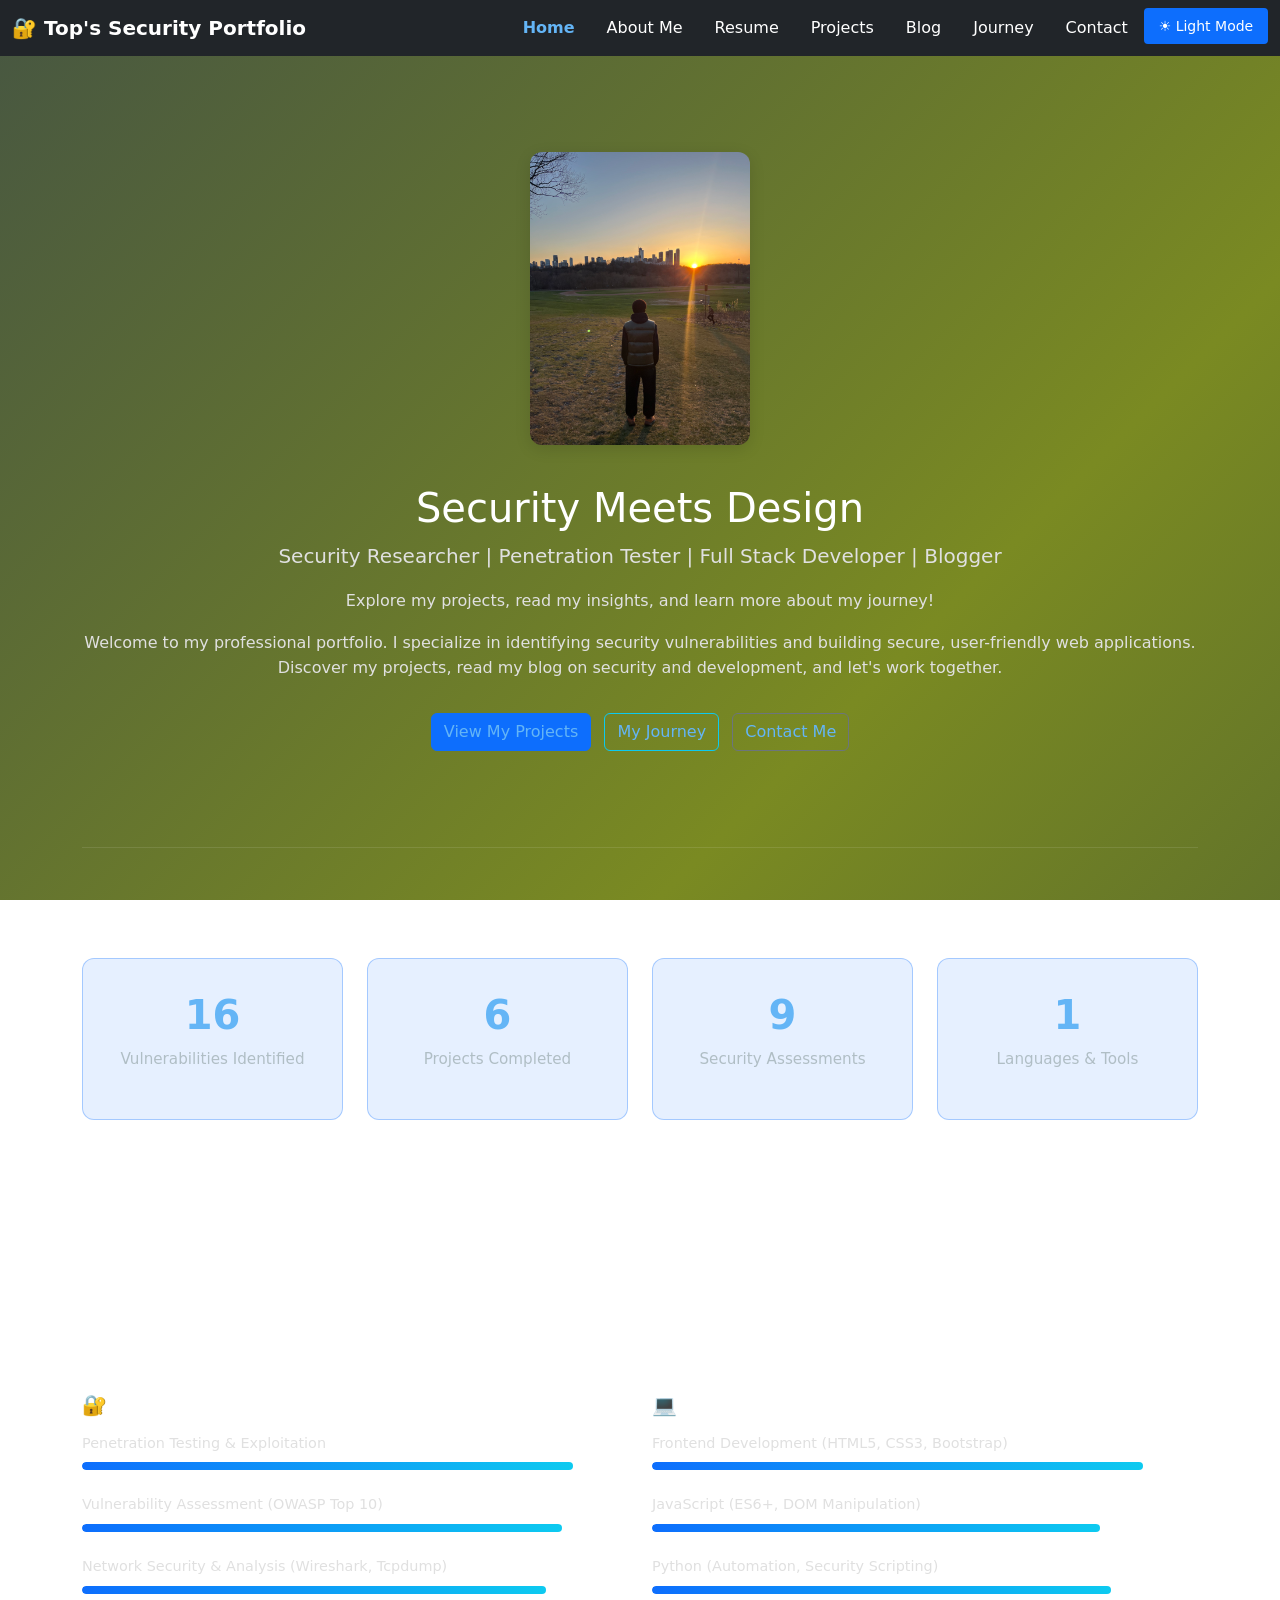
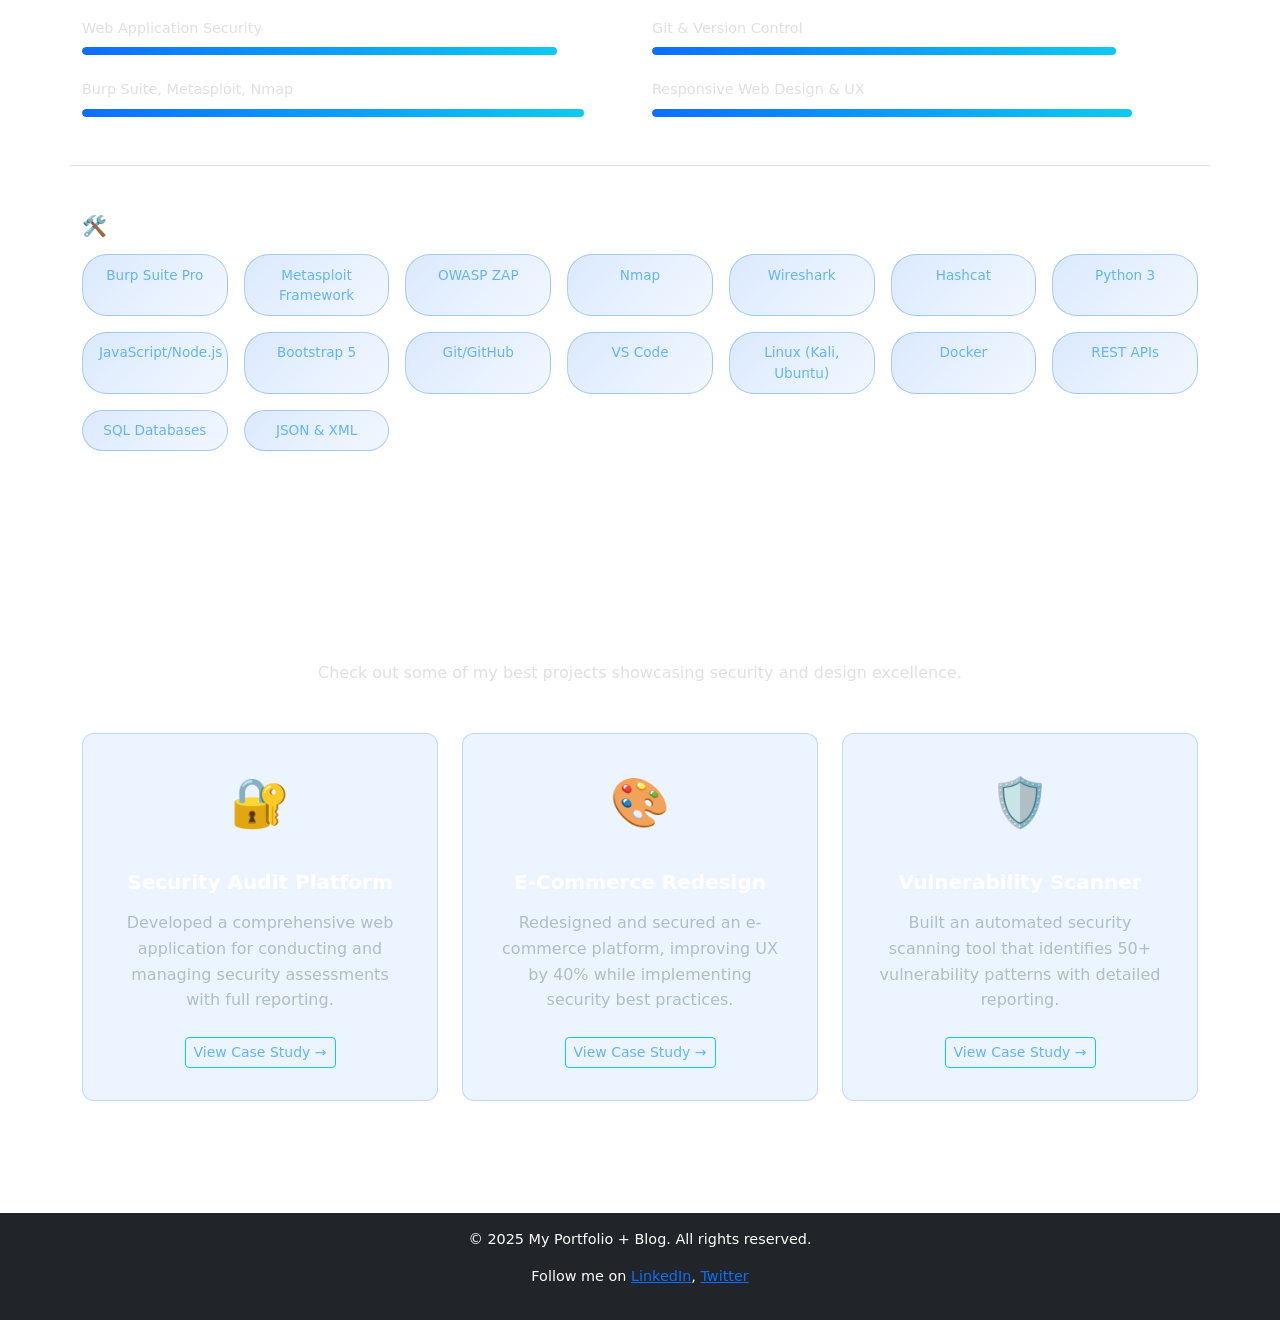
<file: index.html>
<!DOCTYPE html>
<html lang="en">
    <head>
        <meta charset="UTF-8">
        <meta name="viewport" content="width=device-width, initial-scale=1.0">


        <title>My Portfolio + Blog</title>
        <link rel="stylesheet" href="style.css">
        <link href="https://cdn.jsdelivr.net/npm/bootstrap@5.3.0/dist/css/bootstrap.min.css" rel="stylesheet">
        
    </head>
    <body>

        <!-- Navigation Bar -->
        <nav class="navbar navbar-expand-lg navbar-dark bg-dark">
            <div class="container-fluid">
                <a class="navbar-brand" href="index.html">🔐 Top's Security Portfolio</a>
                <button class="navbar-toggler" type="button" data-bs-toggle="collapse" data-bs-target="#navbarNav" aria-controls="navbarNav" aria-expanded="false" aria-label="Toggle navigation">
                    <span class="navbar-toggler-icon"></span>
                </button>
           
            
            <div class="collapse navbar-collapse" id="navbarNav">
                <ul class="navbar-nav ms-auto">
                    <li class="nav-item">
                        <a class="nav-link active" href="index.html">Home</a>
                    </li>
                    <li class="nav-item">
                        <a class="nav-link" href="about.html">About Me</a>
                    </li>
                    <li class="nav-item">
                        <a class="nav-link" href="resume.html">Resume</a>
                    </li>
                    <li class="nav-item">
                        <a class="nav-link" href="projects.html">Projects</a>
                    </li>
                    <li class="nav-item">
                        <a class="nav-link" href="blog.html">Blog</a>
                    </li>
                    <li class="nav-item">
                        <a class="nav-link" href="journey.html">Journey</a>
                    </li>
                    <li class="nav-item">
                        <a class="nav-link" href="contact.html">Contact</a>
                    </li>
                    <li class="nav-item">
                        <button class="btn btn-sm theme-toggle ms-2" id="themeToggle">☀️ Light Mode</button>
                    </li>
                </ul>
            </div>
                
        </nav>

    <main>
        <div class="container mt-5">
            <div class="home-section">
                <div class="home-image">
                    <img src="images/IMG_9107.jpeg" alt="Home Image" class="img-fluid">
                </div>
                <div class="home-text">
                    <h1>Security Meets Design</h1>
                    <p class="lead"> Security Researcher | Penetration Tester | Full Stack Developer | Blogger </p>
                    <p>Explore my projects, read my insights, and learn more about my journey!</p>
                    <p>
                        Welcome to my professional portfolio. I specialize in identifying security vulnerabilities and building secure,
                        user-friendly web applications. Discover my projects, read my blog on security and development, and let's work together.
                    </p>
                    <a href="projects.html" class="btn btn-primary mt-3 me-2">View My Projects</a>
                    <a href="journey.html" class="btn btn-outline-info mt-3 me-2">My Journey</a>
                    <a href="contact.html" class="btn btn-outline-secondary mt-3">Contact Me</a>
                </div>
        </div>

        <!-- Quick Stats Section -->
        <div class="stats-section mt-5 pt-5">
            <h2 class="text-center mb-4">Quick Stats</h2>
            <div class="row">
                <div class="col-md-3 text-center mb-3">
                    <div class="stat-card">
                        <h3 class="stat-number" data-count="50">0</h3>
                        <p>Vulnerabilities Identified</p>
                    </div>
                </div>
                <div class="col-md-3 text-center mb-3">
                    <div class="stat-card">
                        <h3 class="stat-number" data-count="20">0</h3>
                        <p>Projects Completed</p>
                    </div>
                </div>
                <div class="col-md-3 text-center mb-3">
                    <div class="stat-card">
                        <h3 class="stat-number" data-count="30">0</h3>
                        <p>Security Assessments</p>
                    </div>
                </div>
                <div class="col-md-3 text-center mb-3">
                    <div class="stat-card">
                        <h3 class="stat-number" data-count="5">0</h3>
                        <p>Languages & Tools</p>
                    </div>
                </div>
            </div>
        </div>

        <!-- Skills Section -->
        <div class="skills-section mt-5 pt-5">
            <h2 class="text-center mb-4">Technical Expertise</h2>
            <div class="row">
                <div class="col-md-6">
                    <h5 class="mb-3">🔐 Cybersecurity & Ethical Hacking</h5>
                    <div class="skill-bar">
                        <div class="skill-label">Penetration Testing & Exploitation</div>
                        <div class="skill-progress">
                            <div class="skill-fill" style="width: 90%"></div>
                        </div>
                    </div>
                    <div class="skill-bar">
                        <div class="skill-label">Vulnerability Assessment (OWASP Top 10)</div>
                        <div class="skill-progress">
                            <div class="skill-fill" style="width: 88%"></div>
                        </div>
                    </div>
                    <div class="skill-bar">
                        <div class="skill-label">Network Security & Analysis (Wireshark, Tcpdump)</div>
                        <div class="skill-progress">
                            <div class="skill-fill" style="width: 85%"></div>
                        </div>
                    </div>
                    <div class="skill-bar">
                        <div class="skill-label">Web Application Security</div>
                        <div class="skill-progress">
                            <div class="skill-fill" style="width: 87%"></div>
                        </div>
                    </div>
                    <div class="skill-bar">
                        <div class="skill-label">Burp Suite, Metasploit, Nmap</div>
                        <div class="skill-progress">
                            <div class="skill-fill" style="width: 92%"></div>
                        </div>
                    </div>
                </div>
                <div class="col-md-6">
                    <h5 class="mb-3">💻 Software Development & Programming</h5>
                    <div class="skill-bar">
                        <div class="skill-label">Frontend Development (HTML5, CSS3, Bootstrap)</div>
                        <div class="skill-progress">
                            <div class="skill-fill" style="width: 90%"></div>
                        </div>
                    </div>
                    <div class="skill-bar">
                        <div class="skill-label">JavaScript (ES6+, DOM Manipulation)</div>
                        <div class="skill-progress">
                            <div class="skill-fill" style="width: 82%"></div>
                        </div>
                    </div>
                    <div class="skill-bar">
                        <div class="skill-label">Python (Automation, Security Scripting)</div>
                        <div class="skill-progress">
                            <div class="skill-fill" style="width: 84%"></div>
                        </div>
                    </div>
                    <div class="skill-bar">
                        <div class="skill-label">Git & Version Control</div>
                        <div class="skill-progress">
                            <div class="skill-fill" style="width: 85%"></div>
                        </div>
                    </div>
                    <div class="skill-bar">
                        <div class="skill-label">Responsive Web Design & UX</div>
                        <div class="skill-progress">
                            <div class="skill-fill" style="width: 88%"></div>
                        </div>
                    </div>
                </div>
            </div>

            <!-- Tools & Technologies -->
            <div class="row mt-4 pt-3 border-top">
                <div class="col-md-12">
                    <h5 class="mb-3">🛠️ Tools, Frameworks & Technologies</h5>
                    <div class="tools-grid">
                        <span class="tool-badge">Burp Suite Pro</span>
                        <span class="tool-badge">Metasploit Framework</span>
                        <span class="tool-badge">OWASP ZAP</span>
                        <span class="tool-badge">Nmap</span>
                        <span class="tool-badge">Wireshark</span>
                        <span class="tool-badge">Hashcat</span>
                        <span class="tool-badge">Python 3</span>
                        <span class="tool-badge">JavaScript/Node.js</span>
                        <span class="tool-badge">Bootstrap 5</span>
                        <span class="tool-badge">Git/GitHub</span>
                        <span class="tool-badge">VS Code</span>
                        <span class="tool-badge">Linux (Kali, Ubuntu)</span>
                        <span class="tool-badge">Docker</span>
                        <span class="tool-badge">REST APIs</span>
                        <span class="tool-badge">SQL Databases</span>
                        <span class="tool-badge">JSON & XML</span>
                    </div>
                </div>
            </div>
        </div>

        <!-- Featured Projects Preview -->
        <div class="featured-section mt-5 pt-5">
            <h2 class="text-center mb-4">Featured Work</h2>
            <p class="text-center mb-5">Check out some of my best projects showcasing security and design excellence.</p>
            <div class="row">
                <div class="col-md-4 mb-3">
                    <div class="featured-card">
                        <div class="featured-icon">🔐</div>
                        <h5>Security Audit Platform</h5>
                        <p>Developed a comprehensive web application for conducting and managing security assessments with full reporting.</p>
                        <a href="projects.html" class="btn btn-sm btn-outline-info">View Case Study →</a>
                    </div>
                </div>
                <div class="col-md-4 mb-3">
                    <div class="featured-card">
                        <div class="featured-icon">🎨</div>
                        <h5>E-Commerce Redesign</h5>
                        <p>Redesigned and secured an e-commerce platform, improving UX by 40% while implementing security best practices.</p>
                        <a href="projects.html" class="btn btn-sm btn-outline-info">View Case Study →</a>
                    </div>
                </div>
                <div class="col-md-4 mb-3">
                    <div class="featured-card">
                        <div class="featured-icon">🛡️</div>
                        <h5>Vulnerability Scanner</h5>
                        <p>Built an automated security scanning tool that identifies 50+ vulnerability patterns with detailed reporting.</p>
                        <a href="projects.html" class="btn btn-sm btn-outline-info">View Case Study →</a>
                    </div>
                </div>
            </div>
        </div>

    </main>


        <!-- Footer -->
        <footer class="text-center py-3 mt-5">
            <p>&copy; 2025 My Portfolio + Blog. All rights reserved.</p>
            <p>Follow me on 
                <a href="https://www.linkedin.com/in/abdulazeez-umar-5279522bb/" target="_blank">LinkedIn</a>,  
                <a href="https://x.com/cybertop0" target="_blank">Twitter</a>
            </p>
        </footer>

        <script src="https://cdn.jsdelivr.net/npm/bootstrap@5.3.0/dist/js/bootstrap.bundle.min.js"></script>
        <script src="js/timeline.js"></script>
    </body>
</html>
</file>
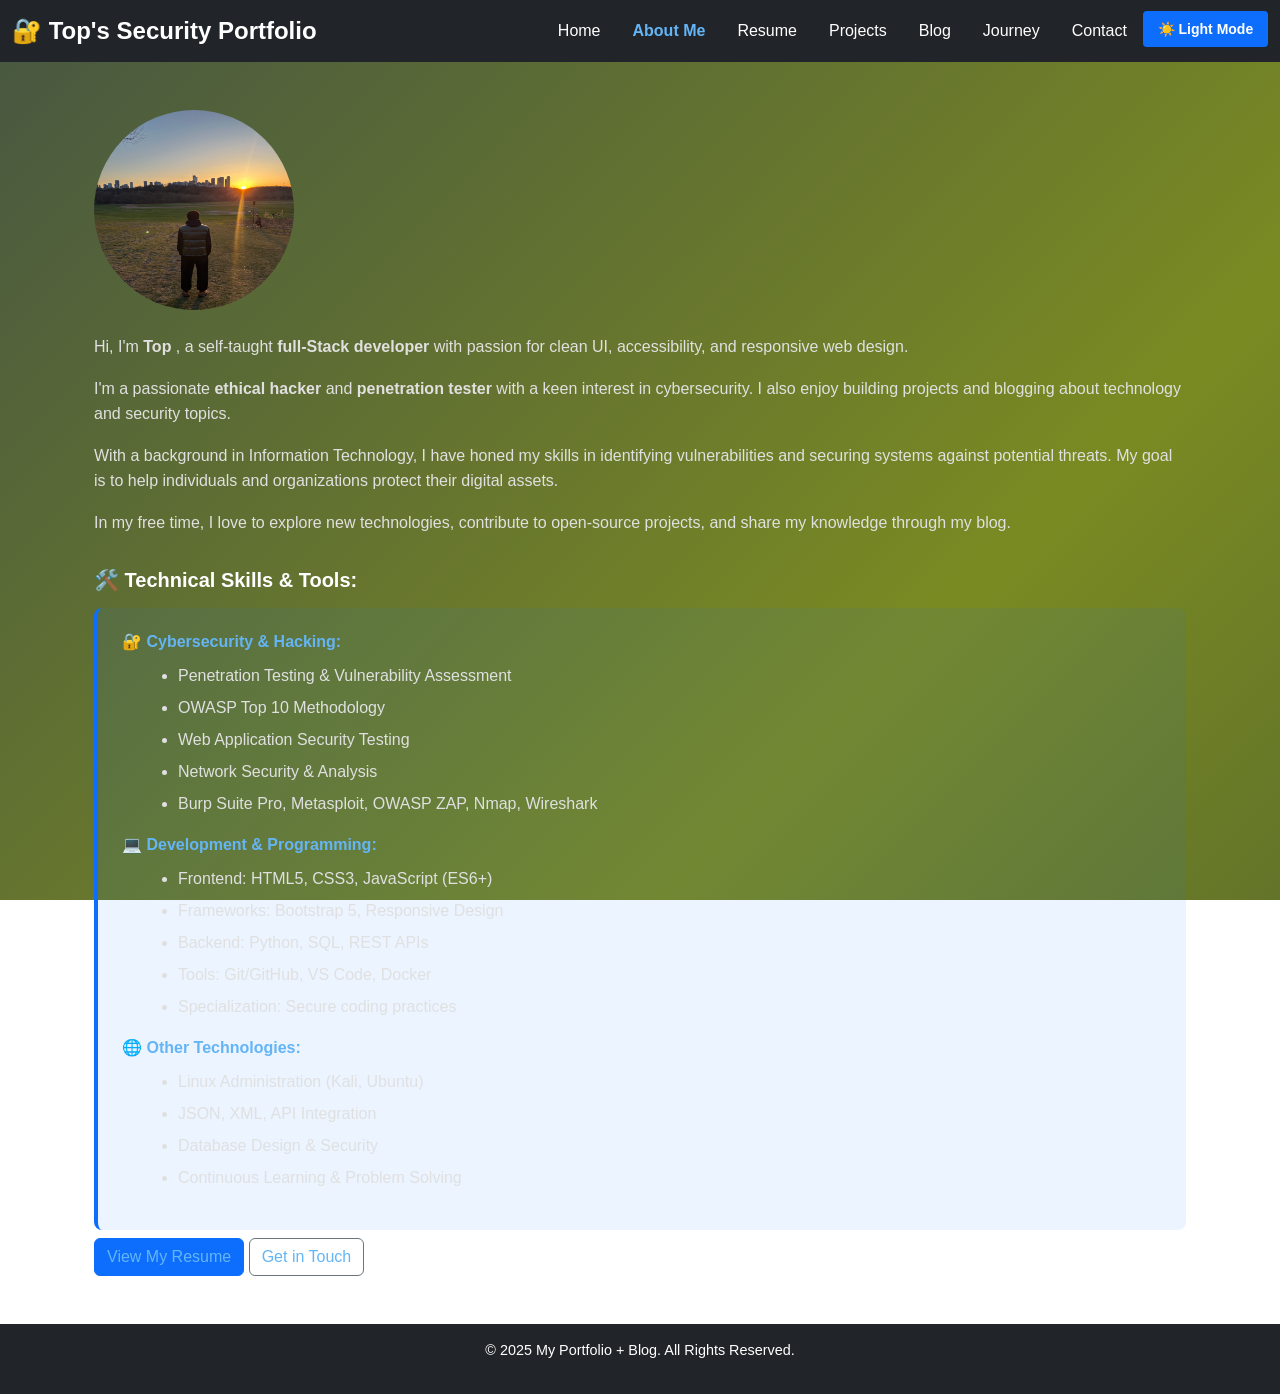
<file: about.html>
<!DOCTYPE html>
<html lang="en">
<head>
  <meta charset="UTF-8" />
  <meta name="viewport" content="width=device-width, initial-scale=1.0" />
  <title>About Me</title>
  <link href="https://cdn.jsdelivr.net/npm/bootstrap@5.3.0/dist/css/bootstrap.min.css" rel="stylesheet">
  <link rel="stylesheet" href="style.css">
</head>
<body>

<main>
  <!-- NAVBAR -->
  <nav class="navbar navbar-expand-lg navbar-dark bg-dark">
    <div class="container-fluid">
      <a class="navbar-brand" href="index.html">🔐 Top's Security Portfolio</a>
      <button class="navbar-toggler" type="button" data-bs-toggle="collapse" data-bs-target="#navbarNav">
        <span class="navbar-toggler-icon"></span>
      </button>
      <div class="collapse navbar-collapse" id="navbarNav">
        <ul class="navbar-nav ms-auto">
          <li class="nav-item"><a class="nav-link" href="index.html">Home</a></li>
          <li class="nav-item"><a class="nav-link active" href="about.html">About Me</a></li>
          <li class="nav-item"><a class="nav-link" href="resume.html">Resume</a></li>
          <li class="nav-item"><a class="nav-link" href="projects.html">Projects</a></li>
          <li class="nav-item"><a class="nav-link" href="blog.html">Blog</a></li>
          <li class="nav-item"><a class="nav-link" href="journey.html">Journey</a></li>
          <li class="nav-item"><a class="nav-link" href="contact.html">Contact</a></li>
          <li class="nav-item"><button class="btn btn-sm theme-toggle ms-2" id="themeToggle">☀️ Light Mode</button></li>
        </ul>
      </div>
    </div>
  </nav>

  <!-- About Section --> 
  <div class="container mt-5">
    <img src="images/IMG_9107.jpeg" alt="My Image" class="img-fluid rounded-circle mb-4" style="width: 200px; height: 200px;">
    <p> Hi, I'm <strong> Top </strong>, a self-taught <strong>full-Stack developer</strong> with passion for clean UI, accessibility, and responsive web design.</p>
    <p>I'm a passionate <strong>ethical hacker</strong> and <strong>penetration tester</strong> with a keen interest in cybersecurity. I also enjoy building projects and blogging about technology and security topics.</p>
    <p>With a background in Information Technology, I have honed my skills in identifying vulnerabilities and securing systems against potential threats. My goal is to help individuals and organizations protect their digital assets.</p>
    <p>In my free time, I love to explore new technologies, contribute to open-source projects, and share my knowledge through my blog.</p>
   
    <h5>🛠️ Technical Skills & Tools:</h5>
        <div class="skills-list">
          <h6>🔐 Cybersecurity & Hacking:</h6>
          <ul>
            <li>Penetration Testing & Vulnerability Assessment</li>
            <li>OWASP Top 10 Methodology</li>
            <li>Web Application Security Testing</li>
            <li>Network Security & Analysis</li>
            <li>Burp Suite Pro, Metasploit, OWASP ZAP, Nmap, Wireshark</li>
          </ul>

          <h6>💻 Development & Programming:</h6>
          <ul>
            <li>Frontend: HTML5, CSS3, JavaScript (ES6+)</li>
            <li>Frameworks: Bootstrap 5, Responsive Design</li>
            <li>Backend: Python, SQL, REST APIs</li>
            <li>Tools: Git/GitHub, VS Code, Docker</li>
            <li>Specialization: Secure coding practices</li>
          </ul>

          <h6>🌐 Other Technologies:</h6>
          <ul>
            <li>Linux Administration (Kali, Ubuntu)</li>
            <li>JSON, XML, API Integration</li>
            <li>Database Design & Security</li>
            <li>Continuous Learning & Problem Solving</li>
          </ul>
        </div>

    <a href="resume.html" class="btn btn-primary mt-2">View My Resume</a>
    <a href="contact.html" class="btn btn-outline-secondary mt-2">Get in Touch</a>
  </div>
</main>

  <!-- FOOTER -->
  <footer class="bg-dark text-white text-center py-3 mt-5">
    <p>&copy; 2025 My Portfolio + Blog. All Rights Reserved.</p>
  </footer>

  <script src="https://cdn.jsdelivr.net/npm/bootstrap@5.3.0/dist/js/bootstrap.bundle.min.js"></script>
  <script src="js/timeline.js"></script>
</body>
</html>
</file>
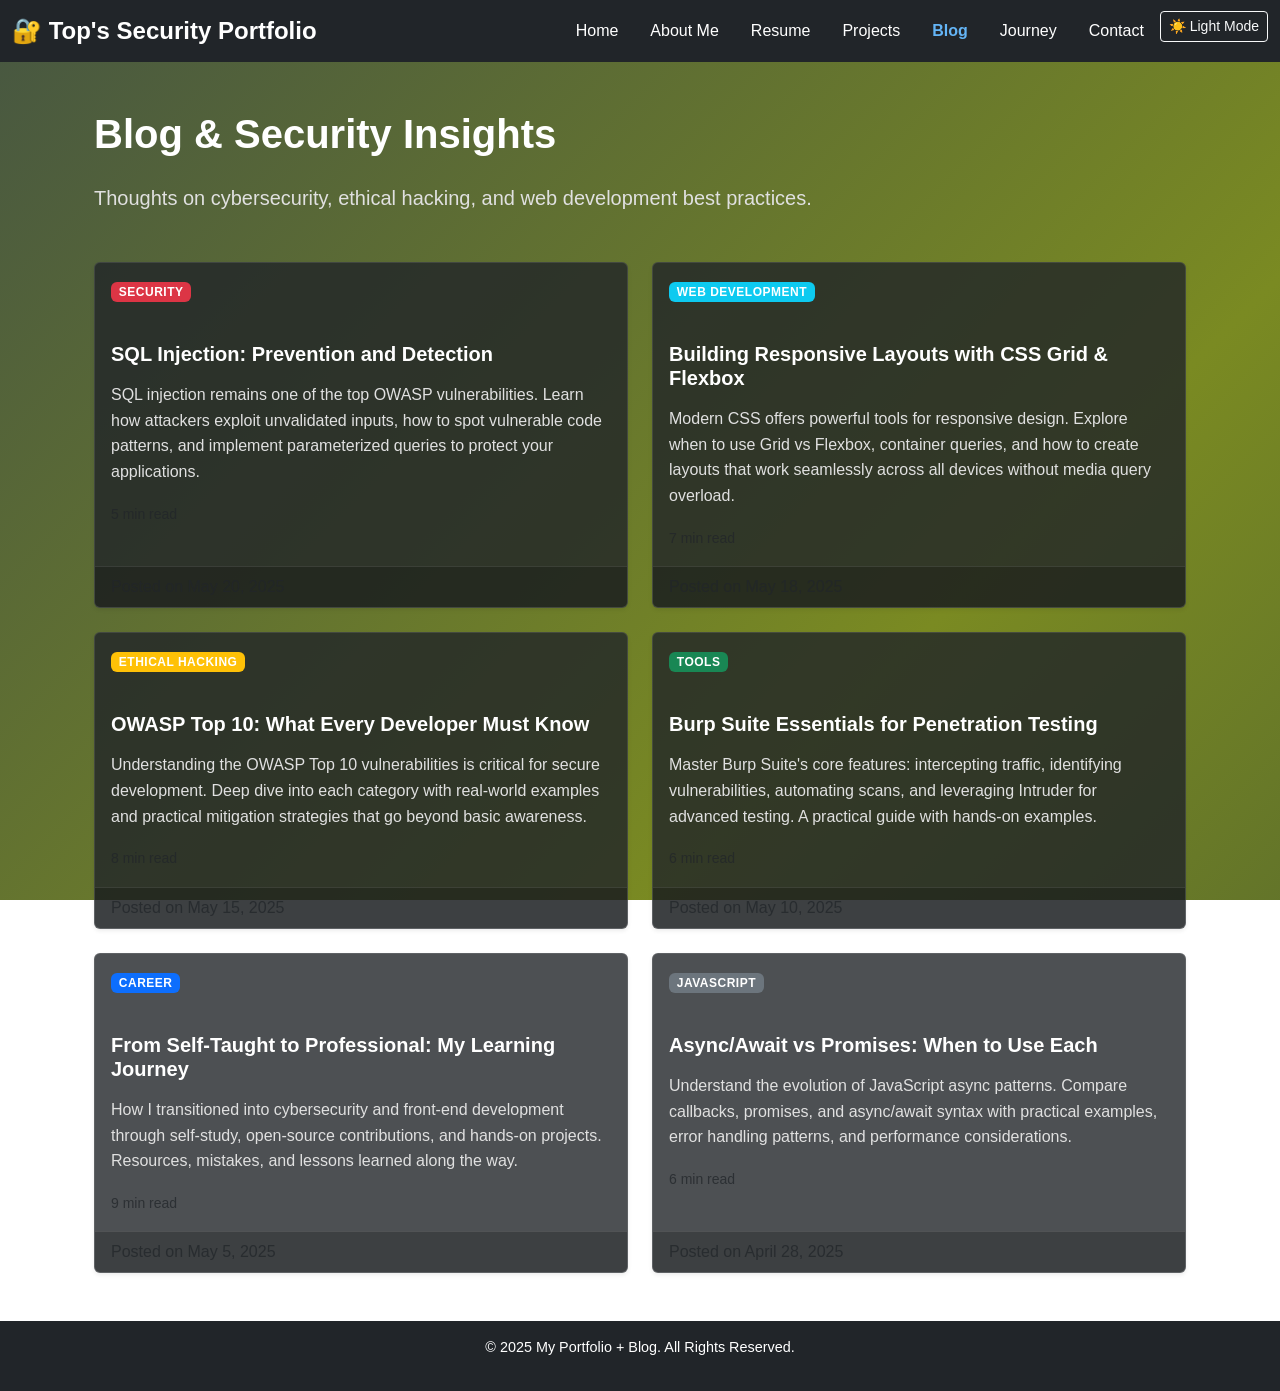
<file: blog.html>
<!DOCTYPE html>
<html lang="en">
<head>
  <meta charset="UTF-8" />
  <meta name="viewport" content="width=device-width, initial-scale=1.0" />
  <title>Blog</title>
  <link href="https://cdn.jsdelivr.net/npm/bootstrap@5.3.0/dist/css/bootstrap.min.css" rel="stylesheet">
  <link rel="stylesheet" href="style.css">
</head>
<body>

<main>
  
  <!-- NAVBAR -->
  <nav class="navbar navbar-expand-lg navbar-dark bg-dark">
    <div class="container-fluid">
      <a class="navbar-brand" href="index.html">🔐 Top's Security Portfolio</a>
      <button class="navbar-toggler" type="button" data-bs-toggle="collapse" data-bs-target="#navbarNav">
        <span class="navbar-toggler-icon"></span>
      </button>
      <div class="collapse navbar-collapse" id="navbarNav">
        <ul class="navbar-nav ms-auto">
          <li class="nav-item"><a class="nav-link" href="index.html">Home</a></li>
          <li class="nav-item"><a class="nav-link" href="about.html">About Me</a></li>
          <li class="nav-item"><a class="nav-link" href="resume.html">Resume</a></li>
          <li class="nav-item"><a class="nav-link" href="projects.html">Projects</a></li>
          <li class="nav-item"><a class="nav-link active" href="blog.html">Blog</a></li>
          <li class="nav-item"><a class="nav-link" href="journey.html">Journey</a></li>
          <li class="nav-item"><a class="nav-link" href="contact.html">Contact</a></li>
          <li class="nav-item"><button class="btn btn-sm btn-outline-light ms-2" id="themeToggle">☀️ Light Mode</button></li>
        </ul>
      </div>
    </div>
  </nav>

  <!-- BLOG CONTENT -->
  <div class="container mt-5">
    <h1 class="mb-4">Blog & Security Insights</h1>
    <p class="lead mb-5">Thoughts on cybersecurity, ethical hacking, and web development best practices.</p>

    <div class="row row-cols-1 row-cols-md-2 g-4">
      <!-- Blog Post 1 -->
      <div class="col">
        <div class="card h-100 shadow-sm blog-card">
          <div class="card-body">
            <span class="badge bg-danger mb-2">Security</span>
            <h5 class="card-title">SQL Injection: Prevention and Detection</h5>
            <p class="card-text">
              SQL injection remains one of the top OWASP vulnerabilities. Learn how attackers exploit unvalidated inputs, how to spot vulnerable code patterns, and implement parameterized queries to protect your applications.
            </p>
            <p class="card-text"><small class="text-muted">5 min read</small></p>
          </div>
          <div class="card-footer text-muted">
            Posted on May 20, 2025
          </div>
        </div>
      </div>

      <!-- Blog Post 2 -->
      <div class="col">
        <div class="card h-100 shadow-sm blog-card">
          <div class="card-body">
            <span class="badge bg-info mb-2">Web Development</span>
            <h5 class="card-title">Building Responsive Layouts with CSS Grid & Flexbox</h5>
            <p class="card-text">
              Modern CSS offers powerful tools for responsive design. Explore when to use Grid vs Flexbox, container queries, and how to create layouts that work seamlessly across all devices without media query overload.
            </p>
            <p class="card-text"><small class="text-muted">7 min read</small></p>
          </div>
          <div class="card-footer text-muted">
            Posted on May 18, 2025
          </div>
        </div>
      </div>

      <!-- Blog Post 3 -->
      <div class="col">
        <div class="card h-100 shadow-sm blog-card">
          <div class="card-body">
            <span class="badge bg-warning mb-2">Ethical Hacking</span>
            <h5 class="card-title">OWASP Top 10: What Every Developer Must Know</h5>
            <p class="card-text">
              Understanding the OWASP Top 10 vulnerabilities is critical for secure development. Deep dive into each category with real-world examples and practical mitigation strategies that go beyond basic awareness.
            </p>
            <p class="card-text"><small class="text-muted">8 min read</small></p>
          </div>
          <div class="card-footer text-muted">
            Posted on May 15, 2025
          </div>
        </div>
      </div>

      <!-- Blog Post 4 -->
      <div class="col">
        <div class="card h-100 shadow-sm blog-card">
          <div class="card-body">
            <span class="badge bg-success mb-2">Tools</span>
            <h5 class="card-title">Burp Suite Essentials for Penetration Testing</h5>
            <p class="card-text">
              Master Burp Suite's core features: intercepting traffic, identifying vulnerabilities, automating scans, and leveraging Intruder for advanced testing. A practical guide with hands-on examples.
            </p>
            <p class="card-text"><small class="text-muted">6 min read</small></p>
          </div>
          <div class="card-footer text-muted">
            Posted on May 10, 2025
          </div>
        </div>
      </div>

      <!-- Blog Post 5 -->
      <div class="col">
        <div class="card h-100 shadow-sm blog-card">
          <div class="card-body">
            <span class="badge bg-primary mb-2">Career</span>
            <h5 class="card-title">From Self-Taught to Professional: My Learning Journey</h5>
            <p class="card-text">
              How I transitioned into cybersecurity and front-end development through self-study, open-source contributions, and hands-on projects. Resources, mistakes, and lessons learned along the way.
            </p>
            <p class="card-text"><small class="text-muted">9 min read</small></p>
          </div>
          <div class="card-footer text-muted">
            Posted on May 5, 2025
          </div>
        </div>
      </div>

      <!-- Blog Post 6 -->
      <div class="col">
        <div class="card h-100 shadow-sm blog-card">
          <div class="card-body">
            <span class="badge bg-secondary mb-2">JavaScript</span>
            <h5 class="card-title">Async/Await vs Promises: When to Use Each</h5>
            <p class="card-text">
              Understand the evolution of JavaScript async patterns. Compare callbacks, promises, and async/await syntax with practical examples, error handling patterns, and performance considerations.
            </p>
            <p class="card-text"><small class="text-muted">6 min read</small></p>
          </div>
          <div class="card-footer text-muted">
            Posted on April 28, 2025
          </div>
        </div>
      </div>
    </div>
  </div>

</main>

  <!-- FOOTER -->
  <footer class="bg-dark text-white text-center py-3 mt-5">
    <p>&copy; 2025 My Portfolio + Blog. All Rights Reserved.</p>
  </footer>

  <script src="https://cdn.jsdelivr.net/npm/bootstrap@5.3.0/dist/js/bootstrap.bundle.min.js"></script>
  <script src="js/timeline.js"></script>
</body>
</html>
</file>
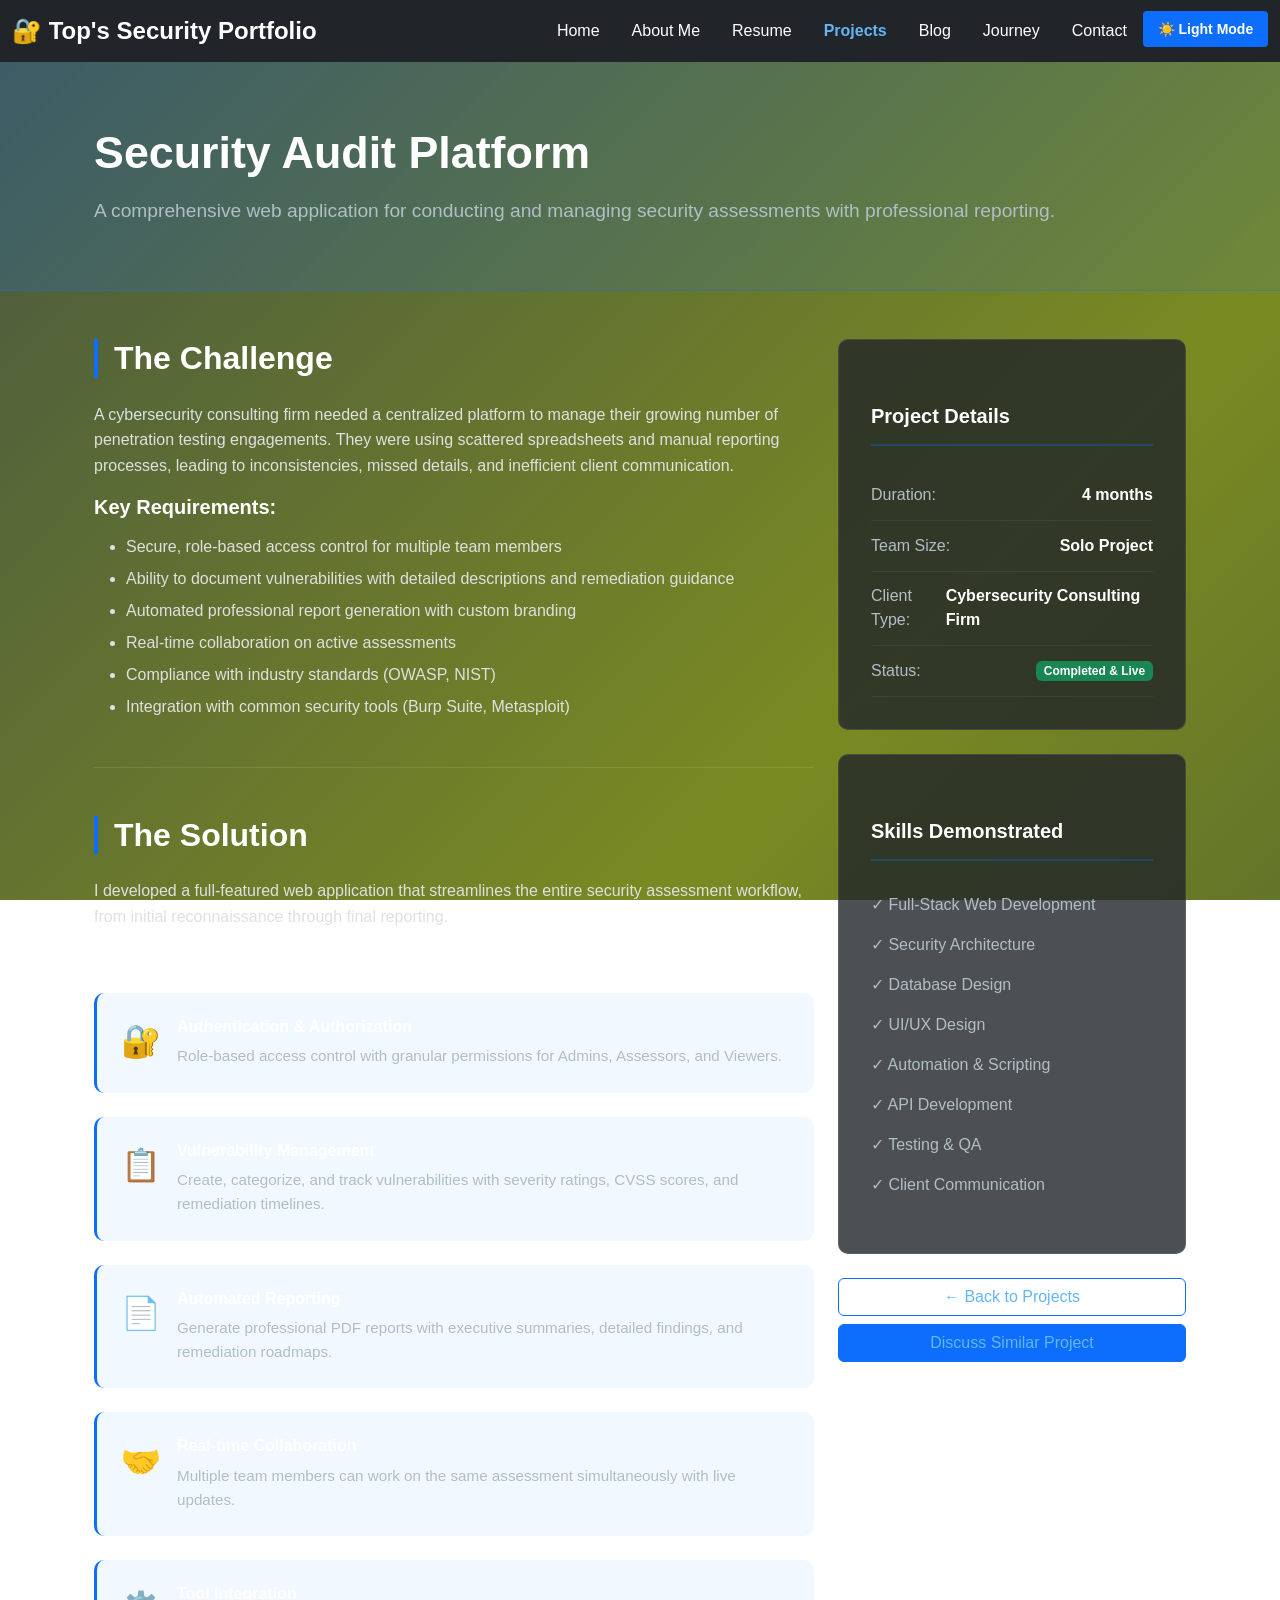
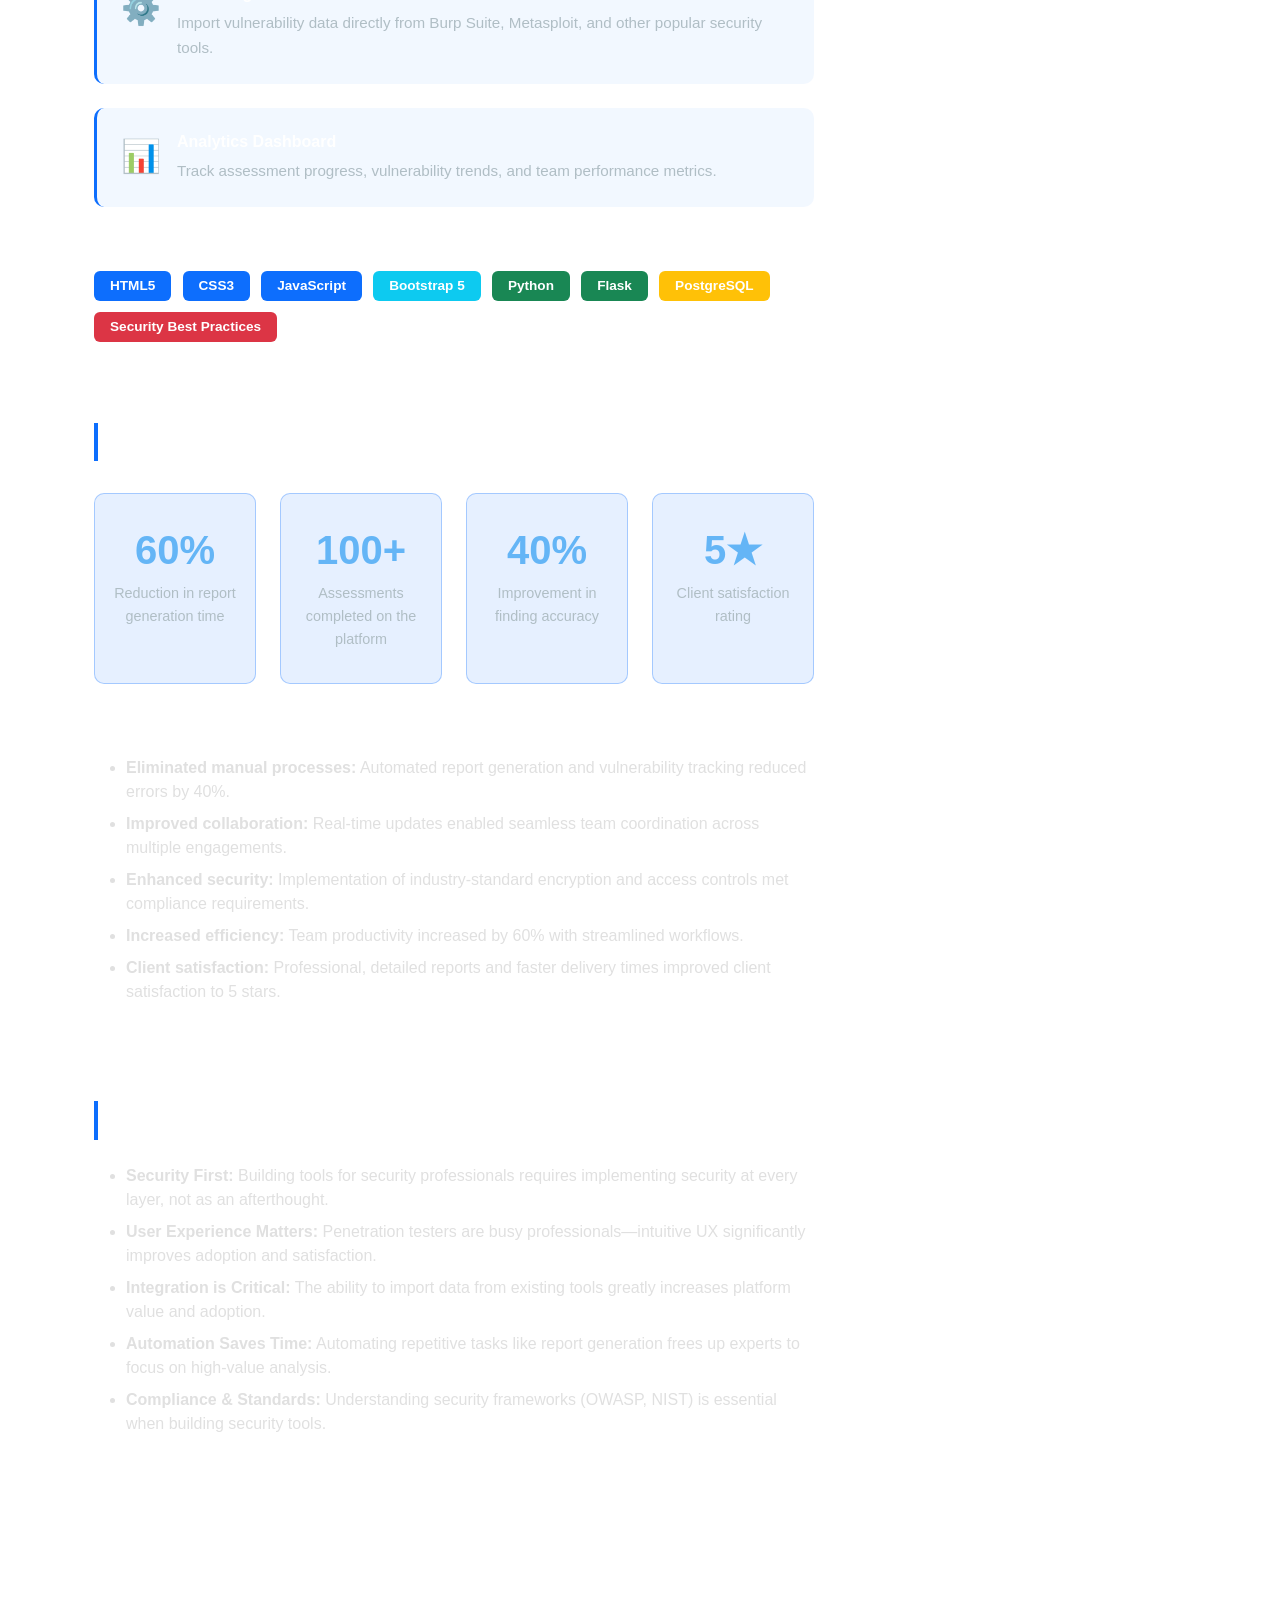
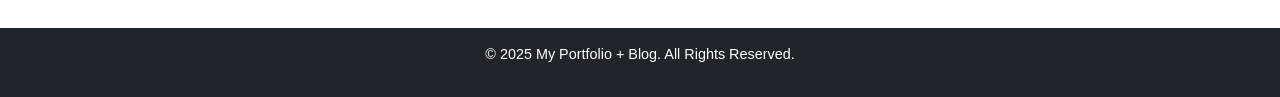
<file: case-study-1.html>
<!DOCTYPE html>
<html lang="en">
<head>
  <meta charset="UTF-8" />
  <meta name="viewport" content="width=device-width, initial-scale=1.0" />
  <title>Case Study: Security Audit Platform</title>
  <link href="https://cdn.jsdelivr.net/npm/bootstrap@5.3.0/dist/css/bootstrap.min.css" rel="stylesheet">
  <link rel="stylesheet" href="style.css">
</head>
<body>

<main>
  <!-- NAVBAR -->
  <nav class="navbar navbar-expand-lg navbar-dark bg-dark">
    <div class="container-fluid">
      <a class="navbar-brand" href="index.html">🔐 Top's Security Portfolio</a>
      <button class="navbar-toggler" type="button" data-bs-toggle="collapse" data-bs-target="#navbarNav">
        <span class="navbar-toggler-icon"></span>
      </button>
      <div class="collapse navbar-collapse" id="navbarNav">
        <ul class="navbar-nav ms-auto">
          <li class="nav-item"><a class="nav-link" href="index.html">Home</a></li>
          <li class="nav-item"><a class="nav-link" href="about.html">About Me</a></li>
          <li class="nav-item"><a class="nav-link" href="resume.html">Resume</a></li>
          <li class="nav-item"><a class="nav-link active" href="projects.html">Projects</a></li>
          <li class="nav-item"><a class="nav-link" href="blog.html">Blog</a></li>
          <li class="nav-item"><a class="nav-link" href="journey.html">Journey</a></li>
          <li class="nav-item"><a class="nav-link" href="contact.html">Contact</a></li>
          <li class="nav-item"><button class="btn btn-sm theme-toggle ms-2" id="themeToggle">☀️ Light Mode</button></li>
        </ul>
      </div>
    </div>
  </nav>

  <!-- CASE STUDY HERO -->
  <div class="case-study-hero">
    <div class="container">
      <h1 class="mb-3">Security Audit Platform</h1>
      <p class="lead mb-0">A comprehensive web application for conducting and managing security assessments with professional reporting.</p>
    </div>
  </div>

  <!-- CASE STUDY CONTENT -->
  <div class="container my-5">
    <div class="row">
      <div class="col-lg-8">

        <!-- Challenge Section -->
        <section class="case-section">
          <h2 class="section-title">The Challenge</h2>
          <p>
            A cybersecurity consulting firm needed a centralized platform to manage their growing number of penetration testing
            engagements. They were using scattered spreadsheets and manual reporting processes, leading to inconsistencies,
            missed details, and inefficient client communication.
          </p>
          <h5 class="mt-3">Key Requirements:</h5>
          <ul>
            <li>Secure, role-based access control for multiple team members</li>
            <li>Ability to document vulnerabilities with detailed descriptions and remediation guidance</li>
            <li>Automated professional report generation with custom branding</li>
            <li>Real-time collaboration on active assessments</li>
            <li>Compliance with industry standards (OWASP, NIST)</li>
            <li>Integration with common security tools (Burp Suite, Metasploit)</li>
          </ul>
        </section>

        <!-- Solution Section -->
        <section class="case-section">
          <h2 class="section-title">The Solution</h2>
          <p>
            I developed a full-featured web application that streamlines the entire security assessment workflow,
            from initial reconnaissance through final reporting.
          </p>

          <h5 class="mt-4">Core Features Implemented:</h5>
          <div class="feature-list">
            <div class="feature-item">
              <span class="feature-icon">🔐</span>
              <div>
                <h6>Authentication & Authorization</h6>
                <p>Role-based access control with granular permissions for Admins, Assessors, and Viewers.</p>
              </div>
            </div>
            <div class="feature-item">
              <span class="feature-icon">📋</span>
              <div>
                <h6>Vulnerability Management</h6>
                <p>Create, categorize, and track vulnerabilities with severity ratings, CVSS scores, and remediation timelines.</p>
              </div>
            </div>
            <div class="feature-item">
              <span class="feature-icon">📄</span>
              <div>
                <h6>Automated Reporting</h6>
                <p>Generate professional PDF reports with executive summaries, detailed findings, and remediation roadmaps.</p>
              </div>
            </div>
            <div class="feature-item">
              <span class="feature-icon">🤝</span>
              <div>
                <h6>Real-time Collaboration</h6>
                <p>Multiple team members can work on the same assessment simultaneously with live updates.</p>
              </div>
            </div>
            <div class="feature-item">
              <span class="feature-icon">⚙️</span>
              <div>
                <h6>Tool Integration</h6>
                <p>Import vulnerability data directly from Burp Suite, Metasploit, and other popular security tools.</p>
              </div>
            </div>
            <div class="feature-item">
              <span class="feature-icon">📊</span>
              <div>
                <h6>Analytics Dashboard</h6>
                <p>Track assessment progress, vulnerability trends, and team performance metrics.</p>
              </div>
            </div>
          </div>

          <h5 class="mt-4">Technologies Used:</h5>
          <div class="tech-stack">
            <span class="badge bg-primary">HTML5</span>
            <span class="badge bg-primary">CSS3</span>
            <span class="badge bg-primary">JavaScript</span>
            <span class="badge bg-info">Bootstrap 5</span>
            <span class="badge bg-success">Python</span>
            <span class="badge bg-success">Flask</span>
            <span class="badge bg-warning">PostgreSQL</span>
            <span class="badge bg-danger">Security Best Practices</span>
          </div>
        </section>

        <!-- Results Section -->
        <section class="case-section">
          <h2 class="section-title">Results & Impact</h2>
          <div class="result-metrics">
            <div class="metric">
              <h4>60%</h4>
              <p>Reduction in report generation time</p>
            </div>
            <div class="metric">
              <h4>100+</h4>
              <p>Assessments completed on the platform</p>
            </div>
            <div class="metric">
              <h4>40%</h4>
              <p>Improvement in finding accuracy</p>
            </div>
            <div class="metric">
              <h4>5★</h4>
              <p>Client satisfaction rating</p>
            </div>
          </div>

          <h5 class="mt-4">Key Achievements:</h5>
          <ul>
            <li><strong>Eliminated manual processes:</strong> Automated report generation and vulnerability tracking reduced errors by 40%.</li>
            <li><strong>Improved collaboration:</strong> Real-time updates enabled seamless team coordination across multiple engagements.</li>
            <li><strong>Enhanced security:</strong> Implementation of industry-standard encryption and access controls met compliance requirements.</li>
            <li><strong>Increased efficiency:</strong> Team productivity increased by 60% with streamlined workflows.</li>
            <li><strong>Client satisfaction:</strong> Professional, detailed reports and faster delivery times improved client satisfaction to 5 stars.</li>
          </ul>
        </section>

        <!-- Lessons Learned -->
        <section class="case-section">
          <h2 class="section-title">Key Learnings</h2>
          <ul>
            <li><strong>Security First:</strong> Building tools for security professionals requires implementing security at every layer, not as an afterthought.</li>
            <li><strong>User Experience Matters:</strong> Penetration testers are busy professionals—intuitive UX significantly improves adoption and satisfaction.</li>
            <li><strong>Integration is Critical:</strong> The ability to import data from existing tools greatly increases platform value and adoption.</li>
            <li><strong>Automation Saves Time:</strong> Automating repetitive tasks like report generation frees up experts to focus on high-value analysis.</li>
            <li><strong>Compliance & Standards:</strong> Understanding security frameworks (OWASP, NIST) is essential when building security tools.</li>
          </ul>
        </section>

      </div>

      <!-- SIDEBAR -->
      <div class="col-lg-4">
        <div class="case-sidebar">
          <div class="case-info-box">
            <h5>Project Details</h5>
            <div class="info-item">
              <span class="info-label">Duration:</span>
              <span class="info-value">4 months</span>
            </div>
            <div class="info-item">
              <span class="info-label">Team Size:</span>
              <span class="info-value">Solo Project</span>
            </div>
            <div class="info-item">
              <span class="info-label">Client Type:</span>
              <span class="info-value">Cybersecurity Consulting Firm</span>
            </div>
            <div class="info-item">
              <span class="info-label">Status:</span>
              <span class="info-value badge bg-success">Completed & Live</span>
            </div>
          </div>

          <div class="case-skills-box mt-4">
            <h5>Skills Demonstrated</h5>
            <ul class="list-unstyled">
              <li>✓ Full-Stack Web Development</li>
              <li>✓ Security Architecture</li>
              <li>✓ Database Design</li>
              <li>✓ UI/UX Design</li>
              <li>✓ Automation & Scripting</li>
              <li>✓ API Development</li>
              <li>✓ Testing & QA</li>
              <li>✓ Client Communication</li>
            </ul>
          </div>

          <div class="mt-4">
            <a href="projects.html" class="btn btn-outline-primary w-100 mb-2">← Back to Projects</a>
            <a href="contact.html" class="btn btn-primary w-100">Discuss Similar Project</a>
          </div>
        </div>
      </div>
    </div>
  </div>

</main>

  <!-- FOOTER -->
  <footer class="bg-dark text-white text-center py-3 mt-5">
    <p>&copy; 2025 My Portfolio + Blog. All Rights Reserved.</p>
  </footer>

  <script src="https://cdn.jsdelivr.net/npm/bootstrap@5.3.0/dist/js/bootstrap.bundle.min.js"></script>
  <script src="js/timeline.js"></script>
</body>
</html>
</file>
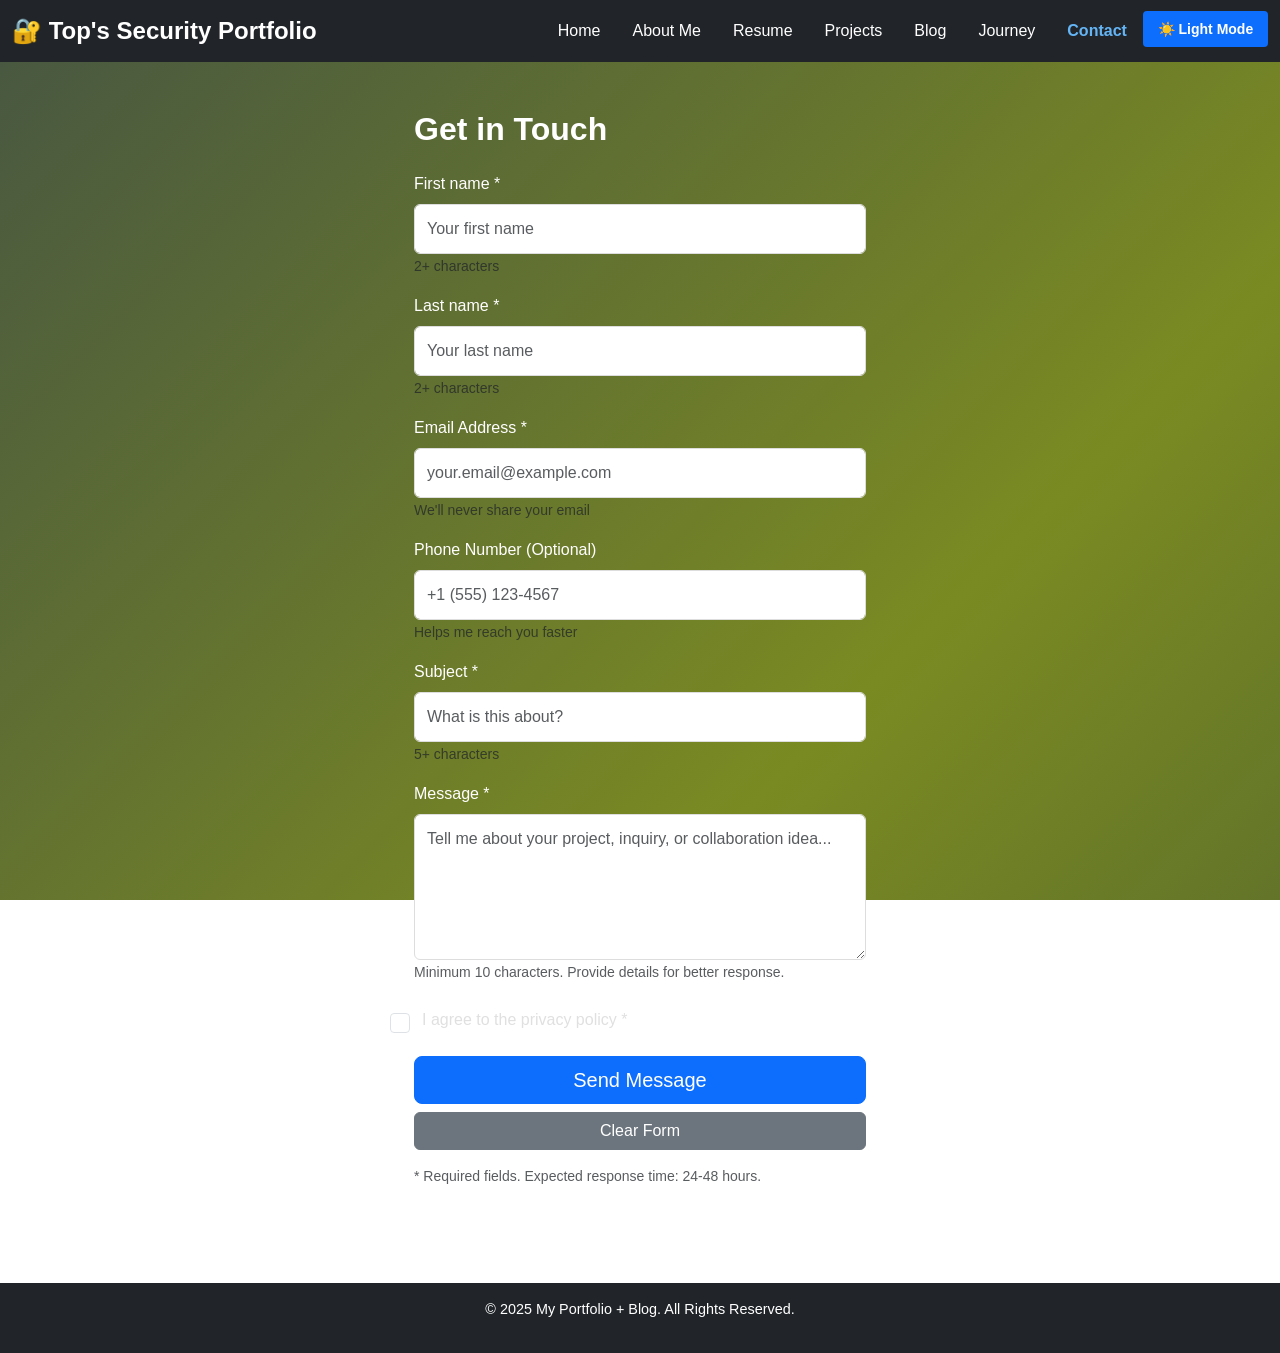
<file: contact.html>
<!DOCTYPE html>
<html lang="en">
<head>
  <meta charset="UTF-8" />
  <meta name="viewport" content="width=device-width, initial-scale=1.0" />
  <title>Contact Page</title>
  <link href="https://cdn.jsdelivr.net/npm/bootstrap@5.3.0/dist/css/bootstrap.min.css" rel="stylesheet">
  <link rel="stylesheet" href="style.css">
</head>
<body>

<main>
  <!-- NAVBAR -->
  <nav class="navbar navbar-expand-lg navbar-dark bg-dark">
    <div class="container-fluid">
      <a class="navbar-brand" href="index.html">🔐 Top's Security Portfolio</a>
      <button class="navbar-toggler" type="button" data-bs-toggle="collapse" data-bs-target="#navbarNav">
        <span class="navbar-toggler-icon"></span>
      </button>
      <div class="collapse navbar-collapse" id="navbarNav">
        <ul class="navbar-nav ms-auto">
          <li class="nav-item"><a class="nav-link" href="index.html">Home</a></li>
          <li class="nav-item"><a class="nav-link" href="about.html">About Me</a></li>
          <li class="nav-item"><a class="nav-link" href="resume.html">Resume</a></li>
          <li class="nav-item"><a class="nav-link" href="projects.html">Projects</a></li>
          <li class="nav-item"><a class="nav-link" href="blog.html">Blog</a></li>
          <li class="nav-item"><a class="nav-link" href="journey.html">Journey</a></li>
          <li class="nav-item"><a class="nav-link active" href="contact.html">Contact</a></li>
          <li class="nav-item"><button class="btn btn-sm theme-toggle ms-2" id="themeToggle">☀️ Light Mode</button></li>
        </ul>
      </div>
    </div>
  </nav>

  <!-- Contact Form Setup Guide -->
  <div class="container mt-5 mb-5" style="max-width: 500px;">
    <h2 class="mb-4">Get in Touch</h2>

    <!-- Status Messages -->
    <div id="successMessage" class="alert alert-success alert-dismissible fade show" role="alert" style="display: none;">
      <strong>✓ Message Sent!</strong> Thank you for reaching out. I'll get back to you soon.
      <button type="button" class="btn-close" data-bs-dismiss="alert" aria-label="Close"></button>
    </div>

    <div id="errorMessage" class="alert alert-danger alert-dismissible fade show" role="alert" style="display: none;">
      <strong>✗ Error!</strong> There was a problem sending your message. Please try again.
      <button type="button" class="btn-close" data-bs-dismiss="alert" aria-label="Close"></button>
    </div>

    <form id="contactForm" action="https://formspree.io/f/mojbobwo" method="post">
      <div class="mb-3">
        <label for="fname" class="form-label">First name *</label>
        <input type="text" id="fname" name="fname" placeholder="Your first name" class="form-control" required minlength="2">
        <small class="text-muted">2+ characters</small>
      </div>

      <div class="mb-3">
        <label for="lname" class="form-label">Last name *</label>
        <input type="text" id="lname" name="lname" placeholder="Your last name" class="form-control" required minlength="2">
        <small class="text-muted">2+ characters</small>
      </div>

      <div class="mb-3">
        <label for="email" class="form-label">Email Address *</label>
        <input type="email" id="email" name="email" placeholder="your.email@example.com" class="form-control" required>
        <small class="text-muted">We'll never share your email</small>
      </div>

      <div class="mb-3">
        <label for="phone" class="form-label">Phone Number (Optional)</label>
        <input type="tel" id="phone" name="phone" placeholder="+1 (555) 123-4567" class="form-control">
        <small class="text-muted">Helps me reach you faster</small>
      </div>

      <div class="mb-3">
        <label for="subject" class="form-label">Subject *</label>
        <input type="text" id="subject" name="subject" placeholder="What is this about?" class="form-control" required minlength="5">
        <small class="text-muted">5+ characters</small>
      </div>

      <div class="mb-3">
        <label for="message" class="form-label">Message *</label>
        <textarea id="message" name="message" rows="5" placeholder="Tell me about your project, inquiry, or collaboration idea..." class="form-control" required minlength="10"></textarea>
        <small class="text-muted">Minimum 10 characters. Provide details for better response.</small>
      </div>

      <div class="mb-3">
        <div class="form-check">
          <input class="form-check-input" type="checkbox" id="privacy" required>
          <label class="form-check-label" for="privacy">
            I agree to the privacy policy *
          </label>
        </div>
      </div>

      <div class="d-grid gap-2">
        <button type="submit" class="btn btn-primary btn-lg" id="submitBtn">
          <span id="submitText">Send Message</span>
          <span id="submitSpinner" class="spinner-border spinner-border-sm" role="status" aria-hidden="true" style="display: none; margin-left: 0.5rem;"></span>
        </button>
        <button type="reset" class="btn btn-secondary">Clear Form</button>
      </div>

      <small class="text-muted d-block mt-3">
        * Required fields. Expected response time: 24-48 hours.
      </small>
    </form>
  </div>

</main>

     <!-- FOOTER -->
  <footer class="bg-dark text-white text-center py-3 mt-5">
    <p>&copy; 2025 My Portfolio + Blog. All Rights Reserved.</p>
  </footer>

  <script src="https://cdn.jsdelivr.net/npm/bootstrap@5.3.0/dist/js/bootstrap.bundle.min.js"></script>
  <script src="js/timeline.js"></script>
</body>
</html>
</file>
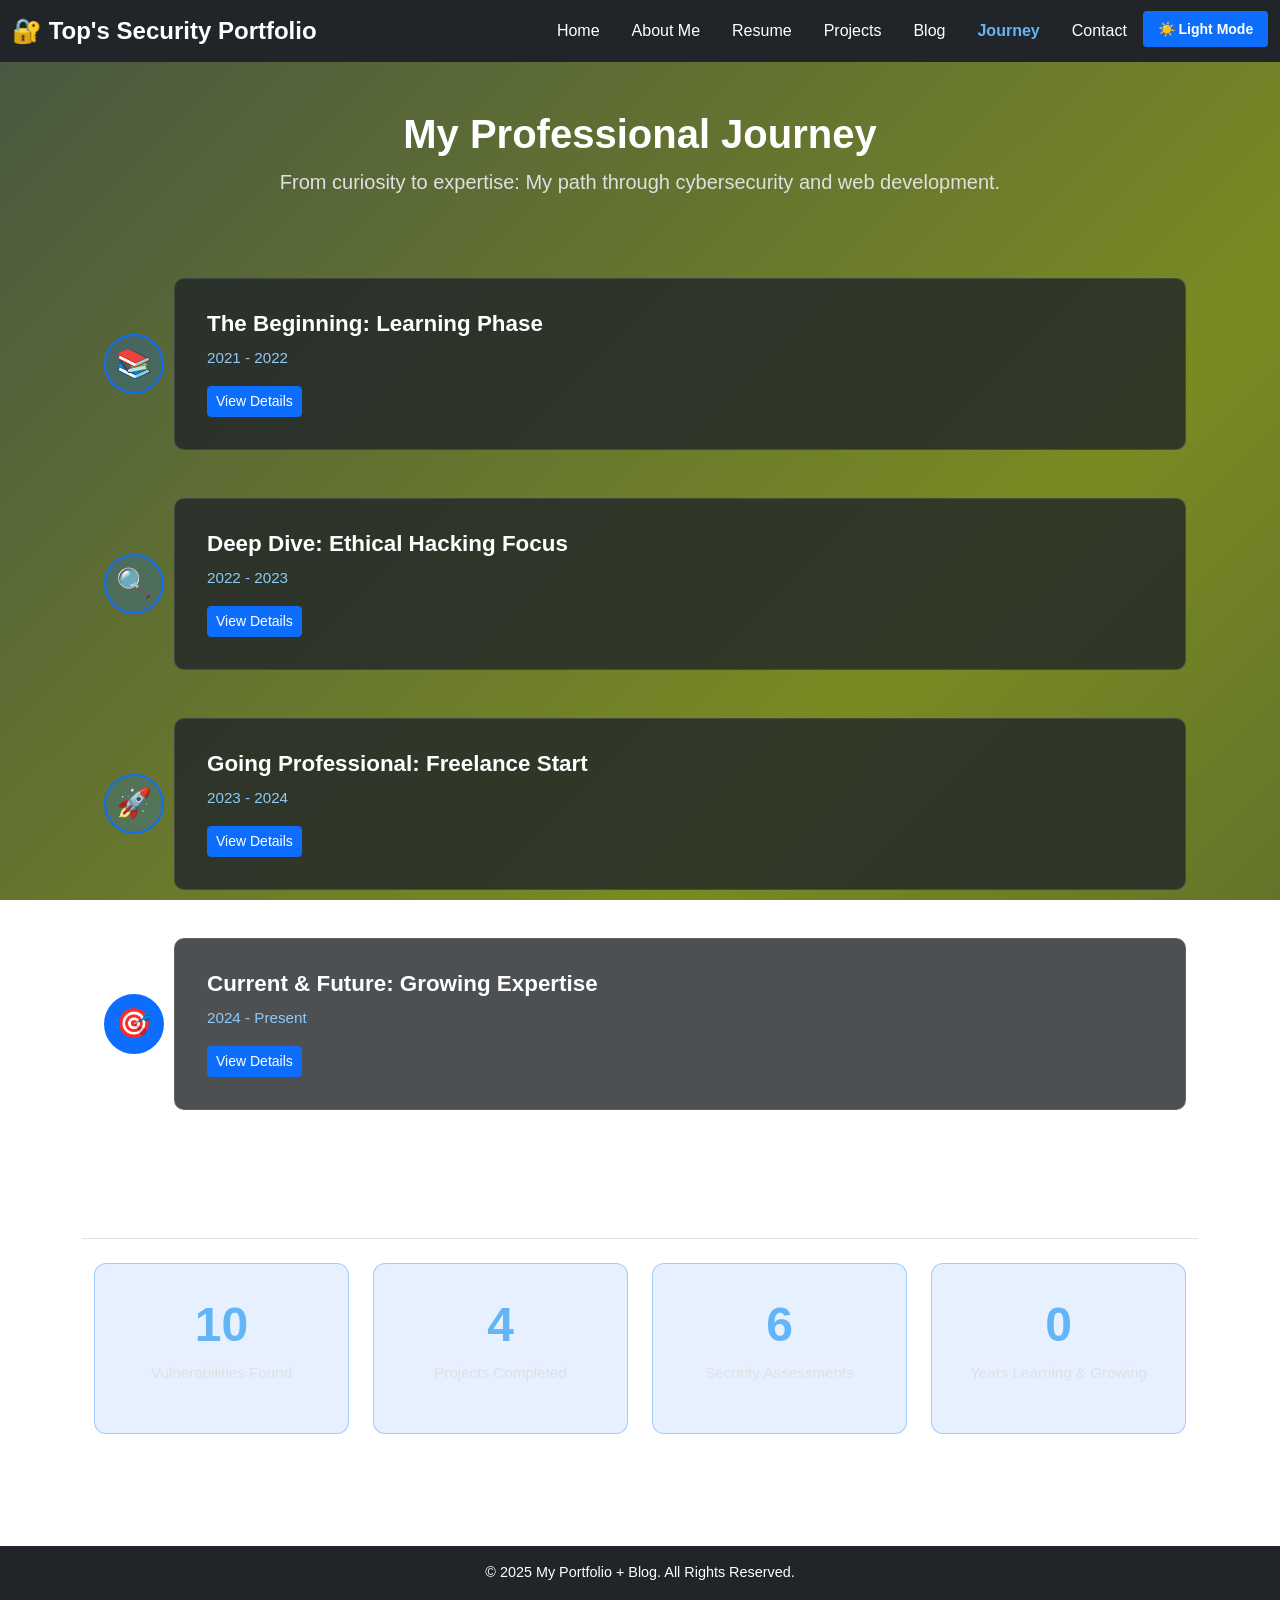
<file: journey.html>
<!DOCTYPE html>
<html lang="en">
<head>
  <meta charset="UTF-8" />
  <meta name="viewport" content="width=device-width, initial-scale=1.0" />
  <title>My Journey</title>
  <link href="https://cdn.jsdelivr.net/npm/bootstrap@5.3.0/dist/css/bootstrap.min.css" rel="stylesheet">
  <link rel="stylesheet" href="style.css">
</head>
<body>

<main>
  <!-- NAVBAR -->
  <nav class="navbar navbar-expand-lg navbar-dark bg-dark">
    <div class="container-fluid">
      <a class="navbar-brand" href="index.html">🔐 Top's Security Portfolio</a>
      <button class="navbar-toggler" type="button" data-bs-toggle="collapse" data-bs-target="#navbarNav">
        <span class="navbar-toggler-icon"></span>
      </button>
      <div class="collapse navbar-collapse" id="navbarNav">
        <ul class="navbar-nav ms-auto">
          <li class="nav-item"><a class="nav-link" href="index.html">Home</a></li>
          <li class="nav-item"><a class="nav-link" href="about.html">About Me</a></li>
          <li class="nav-item"><a class="nav-link" href="resume.html">Resume</a></li>
          <li class="nav-item"><a class="nav-link" href="projects.html">Projects</a></li>
          <li class="nav-item"><a class="nav-link" href="blog.html">Blog</a></li>
          <li class="nav-item"><a class="nav-link active" href="journey.html">Journey</a></li>
          <li class="nav-item"><a class="nav-link" href="contact.html">Contact</a></li>
          <li class="nav-item"><button class="btn btn-sm theme-toggle ms-2" id="themeToggle">☀️ Light Mode</button></li>
        </ul>
      </div>
    </div>
  </nav>

  <!-- JOURNEY SECTION -->
  <div class="container mt-5 mb-5">
    <h1 class="mb-2 text-center">My Professional Journey</h1>
    <p class="text-center lead mb-5">From curiosity to expertise: My path through cybersecurity and web development.</p>

    <!-- Timeline -->
    <div class="timeline">

      <!-- Milestone 1: The Beginning -->
      <div class="timeline-item">
        <div class="timeline-marker">
          <span class="timeline-icon">📚</span>
        </div>
        <div class="timeline-content">
          <div class="timeline-header">
            <h3>The Beginning: Learning Phase</h3>
            <span class="timeline-date">2021 - 2022</span>
          </div>
          <button class="btn btn-sm btn-primary toggle-details">View Details</button>
          <div class="timeline-details" style="display: none;">
            <p class="mt-3">
              Started my journey with a passion for understanding how systems work and how to protect them.
              Began with foundational knowledge in networking, operating systems, and basic security concepts.
            </p>
            <h5 class="mt-3">Key Milestones:</h5>
            <ul>
              <li>Completed foundational courses in cybersecurity</li>
              <li>Built first Python scripts for automation</li>
              <li>Set up a home lab for experimenting with security tools</li>
              <li>Started learning HTML and CSS basics</li>
            </ul>
            <h5 class="mt-3">Skills Acquired:</h5>
            <div class="skill-badges">
              <span class="badge bg-secondary">Networking Basics</span>
              <span class="badge bg-secondary">Python</span>
              <span class="badge bg-secondary">HTML/CSS</span>
              <span class="badge bg-secondary">Linux</span>
            </div>
          </div>
        </div>
      </div>

      <!-- Milestone 2: Deep Dive -->
      <div class="timeline-item">
        <div class="timeline-marker">
          <span class="timeline-icon">🔍</span>
        </div>
        <div class="timeline-content">
          <div class="timeline-header">
            <h3>Deep Dive: Ethical Hacking Focus</h3>
            <span class="timeline-date">2022 - 2023</span>
          </div>
          <button class="btn btn-sm btn-primary toggle-details">View Details</button>
          <div class="timeline-details" style="display: none;">
            <p class="mt-3">
              Shifted focus to practical penetration testing and ethical hacking. Invested time in mastering
              security testing tools and methodologies. Started participating in CTF competitions and bug bounties.
            </p>
            <h5 class="mt-3">Key Milestones:</h5>
            <ul>
              <li>Mastered Burp Suite, Metasploit, and Wireshark</li>
              <li>Completed OWASP Top 10 deep-dive training</li>
              <li>Participated in first CTF competition</li>
              <li>Identified and reported first real vulnerability</li>
              <li>Advanced JavaScript and Bootstrap skills</li>
            </ul>
            <h5 class="mt-3">Skills Acquired:</h5>
            <div class="skill-badges">
              <span class="badge bg-success">Penetration Testing</span>
              <span class="badge bg-success">Web Security</span>
              <span class="badge bg-success">OWASP Knowledge</span>
              <span class="badge bg-success">Bootstrap</span>
              <span class="badge bg-success">JavaScript</span>
            </div>
          </div>
        </div>
      </div>

      <!-- Milestone 3: Going Professional -->
      <div class="timeline-item">
        <div class="timeline-marker">
          <span class="timeline-icon">🚀</span>
        </div>
        <div class="timeline-content">
          <div class="timeline-header">
            <h3>Going Professional: Freelance Start</h3>
            <span class="timeline-date">2023 - 2024</span>
          </div>
          <button class="btn btn-sm btn-primary toggle-details">View Details</button>
          <div class="timeline-details" style="display: none;">
            <p class="mt-3">
              Transitioned from learning to earning. Started freelance work offering penetration testing and
              web development services. Built first production websites and conducted multiple security assessments.
            </p>
            <h5 class="mt-3">Key Milestones:</h5>
            <ul>
              <li>First freelance penetration testing client engagement</li>
              <li>Delivered 5+ production websites</li>
              <li>Conducted 15+ security assessments</li>
              <li>Built this portfolio website</li>
              <li>Started blogging about security and development</li>
            </ul>
            <h5 class="mt-3">Skills Acquired:</h5>
            <div class="skill-badges">
              <span class="badge bg-warning">Client Communication</span>
              <span class="badge bg-warning">Project Management</span>
              <span class="badge bg-warning">Security Consulting</span>
              <span class="badge bg-warning">Full Stack Basics</span>
            </div>
          </div>
        </div>
      </div>

      <!-- Milestone 4: Current & Future -->
      <div class="timeline-item active">
        <div class="timeline-marker">
          <span class="timeline-icon">🎯</span>
        </div>
        <div class="timeline-content">
          <div class="timeline-header">
            <h3>Current & Future: Growing Expertise</h3>
            <span class="timeline-date">2024 - Present</span>
          </div>
          <button class="btn btn-sm btn-primary toggle-details">View Details</button>
          <div class="timeline-details" style="display: none;">
            <p class="mt-3">
              Combining expertise in cybersecurity and web development. Pursuing advanced certifications
              while expanding client base. Focus on secure web development and comprehensive security assessments.
            </p>
            <h5 class="mt-3">Current Focus:</h5>
            <ul>
              <li>Pursuing CompTIA Security+ certification</li>
              <li>Building secure web applications</li>
              <li>Expanding penetration testing services</li>
              <li>Creating educational content through blogging</li>
              <li>Contributing to open-source security projects</li>
            </ul>
            <h5 class="mt-3">Goals (Next 12 Months):</h5>
            <div class="skill-badges">
              <span class="badge bg-danger">CEH Certification</span>
              <span class="badge bg-danger">20+ Client Projects</span>
              <span class="badge bg-danger">Security+</span>
              <span class="badge bg-danger">Advanced Backend Skills</span>
            </div>
          </div>
        </div>
      </div>

    </div>

    <!-- Statistics Section -->
    <div class="row mt-5 pt-4 border-top">
      <div class="col-md-3 text-center mb-3">
        <div class="stat-box">
          <h2 class="stat-number" data-count="50">0</h2>
          <p class="stat-label">Vulnerabilities Found</p>
        </div>
      </div>
      <div class="col-md-3 text-center mb-3">
        <div class="stat-box">
          <h2 class="stat-number" data-count="20">0</h2>
          <p class="stat-label">Projects Completed</p>
        </div>
      </div>
      <div class="col-md-3 text-center mb-3">
        <div class="stat-box">
          <h2 class="stat-number" data-count="30">0</h2>
          <p class="stat-label">Security Assessments</p>
        </div>
      </div>
      <div class="col-md-3 text-center mb-3">
        <div class="stat-box">
          <h2 class="stat-number" data-count="3">0</h2>
          <p class="stat-label">Years Learning & Growing</p>
        </div>
      </div>
    </div>

  </div>

</main>

  <!-- FOOTER -->
  <footer class="bg-dark text-white text-center py-3 mt-5">
    <p>&copy; 2025 My Portfolio + Blog. All Rights Reserved.</p>
  </footer>

  <script src="https://cdn.jsdelivr.net/npm/bootstrap@5.3.0/dist/js/bootstrap.bundle.min.js"></script>
  <script src="js/timeline.js"></script>
</body>
</html>
</file>
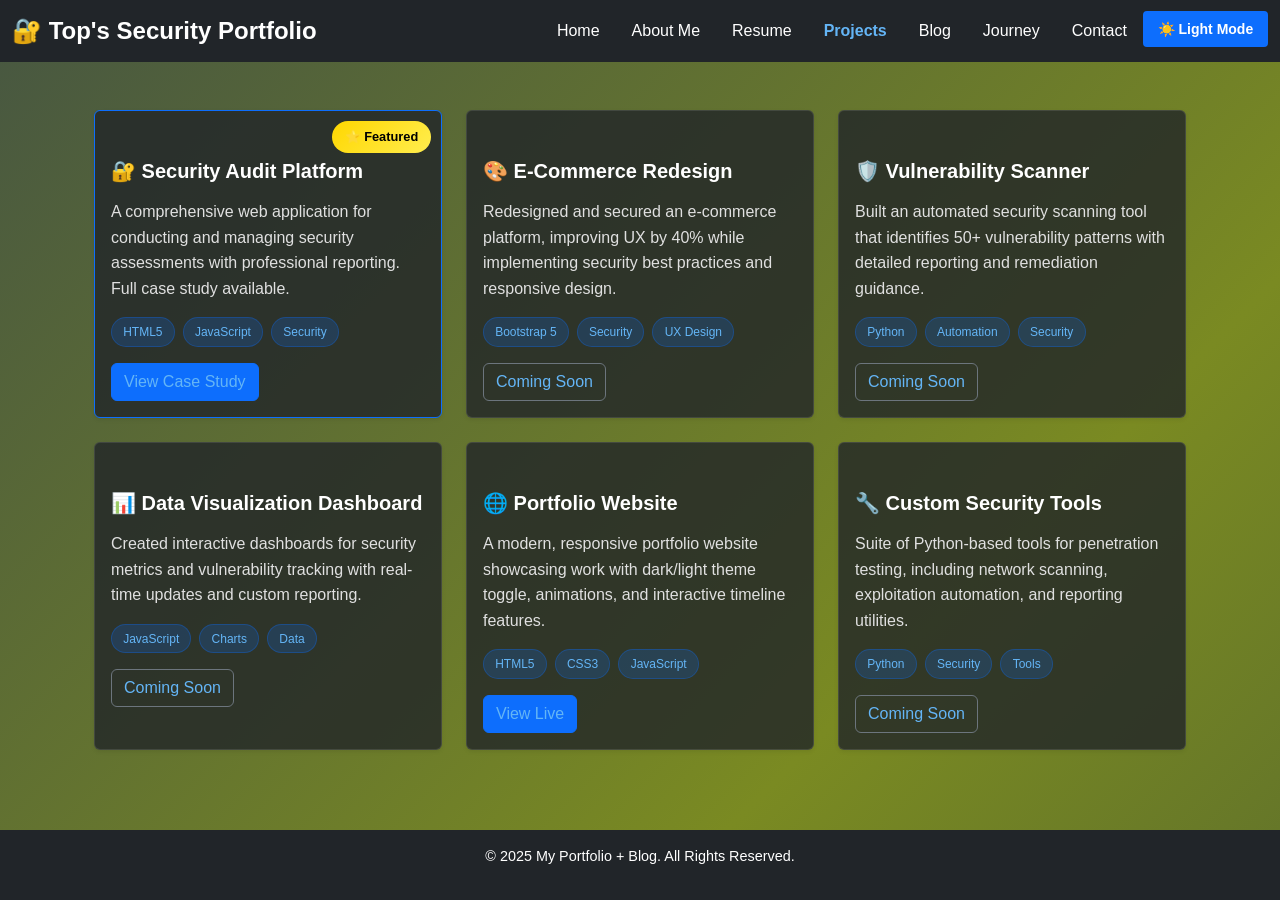
<file: projects.html>
<!DOCTYPE html>
<html lang="en">
<head>
  <meta charset="UTF-8" />
  <meta name="viewport" content="width=device-width, initial-scale=1.0" />
  <title>Projects</title>
  <link href="https://cdn.jsdelivr.net/npm/bootstrap@5.3.0/dist/css/bootstrap.min.css" rel="stylesheet">
  <link rel="stylesheet" href="style.css">
</head>
<body>

<main>
  <!-- NAVBAR -->
  <nav class="navbar navbar-expand-lg navbar-dark bg-dark">
    <div class="container-fluid">
      <a class="navbar-brand" href="index.html">🔐 Top's Security Portfolio</a>
      <button class="navbar-toggler" type="button" data-bs-toggle="collapse" data-bs-target="#navbarNav">
        <span class="navbar-toggler-icon"></span>
      </button>
      <div class="collapse navbar-collapse" id="navbarNav">
        <ul class="navbar-nav ms-auto">
          <li class="nav-item"><a class="nav-link" href="index.html">Home</a></li>
          <li class="nav-item"><a class="nav-link" href="about.html">About Me</a></li>
          <li class="nav-item"><a class="nav-link" href="resume.html">Resume</a></li>
          <li class="nav-item"><a class="nav-link active" href="projects.html">Projects</a></li>
          <li class="nav-item"><a class="nav-link" href="blog.html">Blog</a></li>
          <li class="nav-item"><a class="nav-link" href="journey.html">Journey</a></li>
          <li class="nav-item"><a class="nav-link" href="contact.html">Contact</a></li>
          <li class="nav-item"><button class="btn btn-sm theme-toggle ms-2" id="themeToggle">☀️ Light Mode</button></li>
        </ul>
      </div>
    </div>
  </nav>

  <!-- Projects Section -->
  <div class="container mt-5">
    <div class="row row-cols-1 row-cols-md-3 g-4">

      <!-- Project 1: Featured Case Study -->
      <div class="col">
        <div class="card h-100 shadow-sm project-card featured">
          <div class="card-badge">⭐ Featured</div>
          <div class="card-body">
            <h5 class="card-title">🔐 Security Audit Platform</h5>
            <p class="card-text">A comprehensive web application for conducting and managing security assessments with professional reporting. Full case study available.</p>
            <div class="tech-tags">
              <span class="tech-tag">HTML5</span>
              <span class="tech-tag">JavaScript</span>
              <span class="tech-tag">Security</span>
            </div>
            <a href="case-study-1.html" class="btn btn-primary">View Case Study</a>
          </div>
        </div>
      </div>

      <!-- Project 2 -->
      <div class="col">
        <div class="card h-100 shadow-sm project-card">
          <div class="card-body">
            <h5 class="card-title">🎨 E-Commerce Redesign</h5>
            <p class="card-text">Redesigned and secured an e-commerce platform, improving UX by 40% while implementing security best practices and responsive design.</p>
            <div class="tech-tags">
              <span class="tech-tag">Bootstrap 5</span>
              <span class="tech-tag">Security</span>
              <span class="tech-tag">UX Design</span>
            </div>
            <a href="#" class="btn btn-outline-secondary">Coming Soon</a>
          </div>
        </div>
      </div>

      <!-- Project 3 -->
      <div class="col">
        <div class="card h-100 shadow-sm project-card">
          <div class="card-body">
            <h5 class="card-title">🛡️ Vulnerability Scanner</h5>
            <p class="card-text">Built an automated security scanning tool that identifies 50+ vulnerability patterns with detailed reporting and remediation guidance.</p>
            <div class="tech-tags">
              <span class="tech-tag">Python</span>
              <span class="tech-tag">Automation</span>
              <span class="tech-tag">Security</span>
            </div>
            <a href="#" class="btn btn-outline-secondary">Coming Soon</a>
          </div>
        </div>
      </div>

      <!-- Project 4 -->
      <div class="col">
        <div class="card h-100 shadow-sm project-card">
          <div class="card-body">
            <h5 class="card-title">📊 Data Visualization Dashboard</h5>
            <p class="card-text">Created interactive dashboards for security metrics and vulnerability tracking with real-time updates and custom reporting.</p>
            <div class="tech-tags">
              <span class="tech-tag">JavaScript</span>
              <span class="tech-tag">Charts</span>
              <span class="tech-tag">Data</span>
            </div>
            <a href="#" class="btn btn-outline-secondary">Coming Soon</a>
          </div>
        </div>
      </div>

      <!-- Project 5 -->
      <div class="col">
        <div class="card h-100 shadow-sm project-card">
          <div class="card-body">
            <h5 class="card-title">🌐 Portfolio Website</h5>
            <p class="card-text">A modern, responsive portfolio website showcasing work with dark/light theme toggle, animations, and interactive timeline features.</p>
            <div class="tech-tags">
              <span class="tech-tag">HTML5</span>
              <span class="tech-tag">CSS3</span>
              <span class="tech-tag">JavaScript</span>
            </div>
            <a href="index.html" class="btn btn-primary">View Live</a>
          </div>
        </div>
      </div>

      <!-- Project 6 -->
      <div class="col">
        <div class="card h-100 shadow-sm project-card">
          <div class="card-body">
            <h5 class="card-title">🔧 Custom Security Tools</h5>
            <p class="card-text">Suite of Python-based tools for penetration testing, including network scanning, exploitation automation, and reporting utilities.</p>
            <div class="tech-tags">
              <span class="tech-tag">Python</span>
              <span class="tech-tag">Security</span>
              <span class="tech-tag">Tools</span>
            </div>
            <a href="#" class="btn btn-outline-secondary">Coming Soon</a>
          </div>
        </div>
      </div>

    </div>
  </div>

</main>

  <!-- FOOTER -->
  <footer class="bg-dark text-white text-center py-3 mt-5">
    <p>&copy; 2025 My Portfolio + Blog. All Rights Reserved.</p>
  </footer>

  <script src="https://cdn.jsdelivr.net/npm/bootstrap@5.3.0/dist/js/bootstrap.bundle.min.js"></script>
  <script src="js/timeline.js"></script>
</body>
</html>
</file>
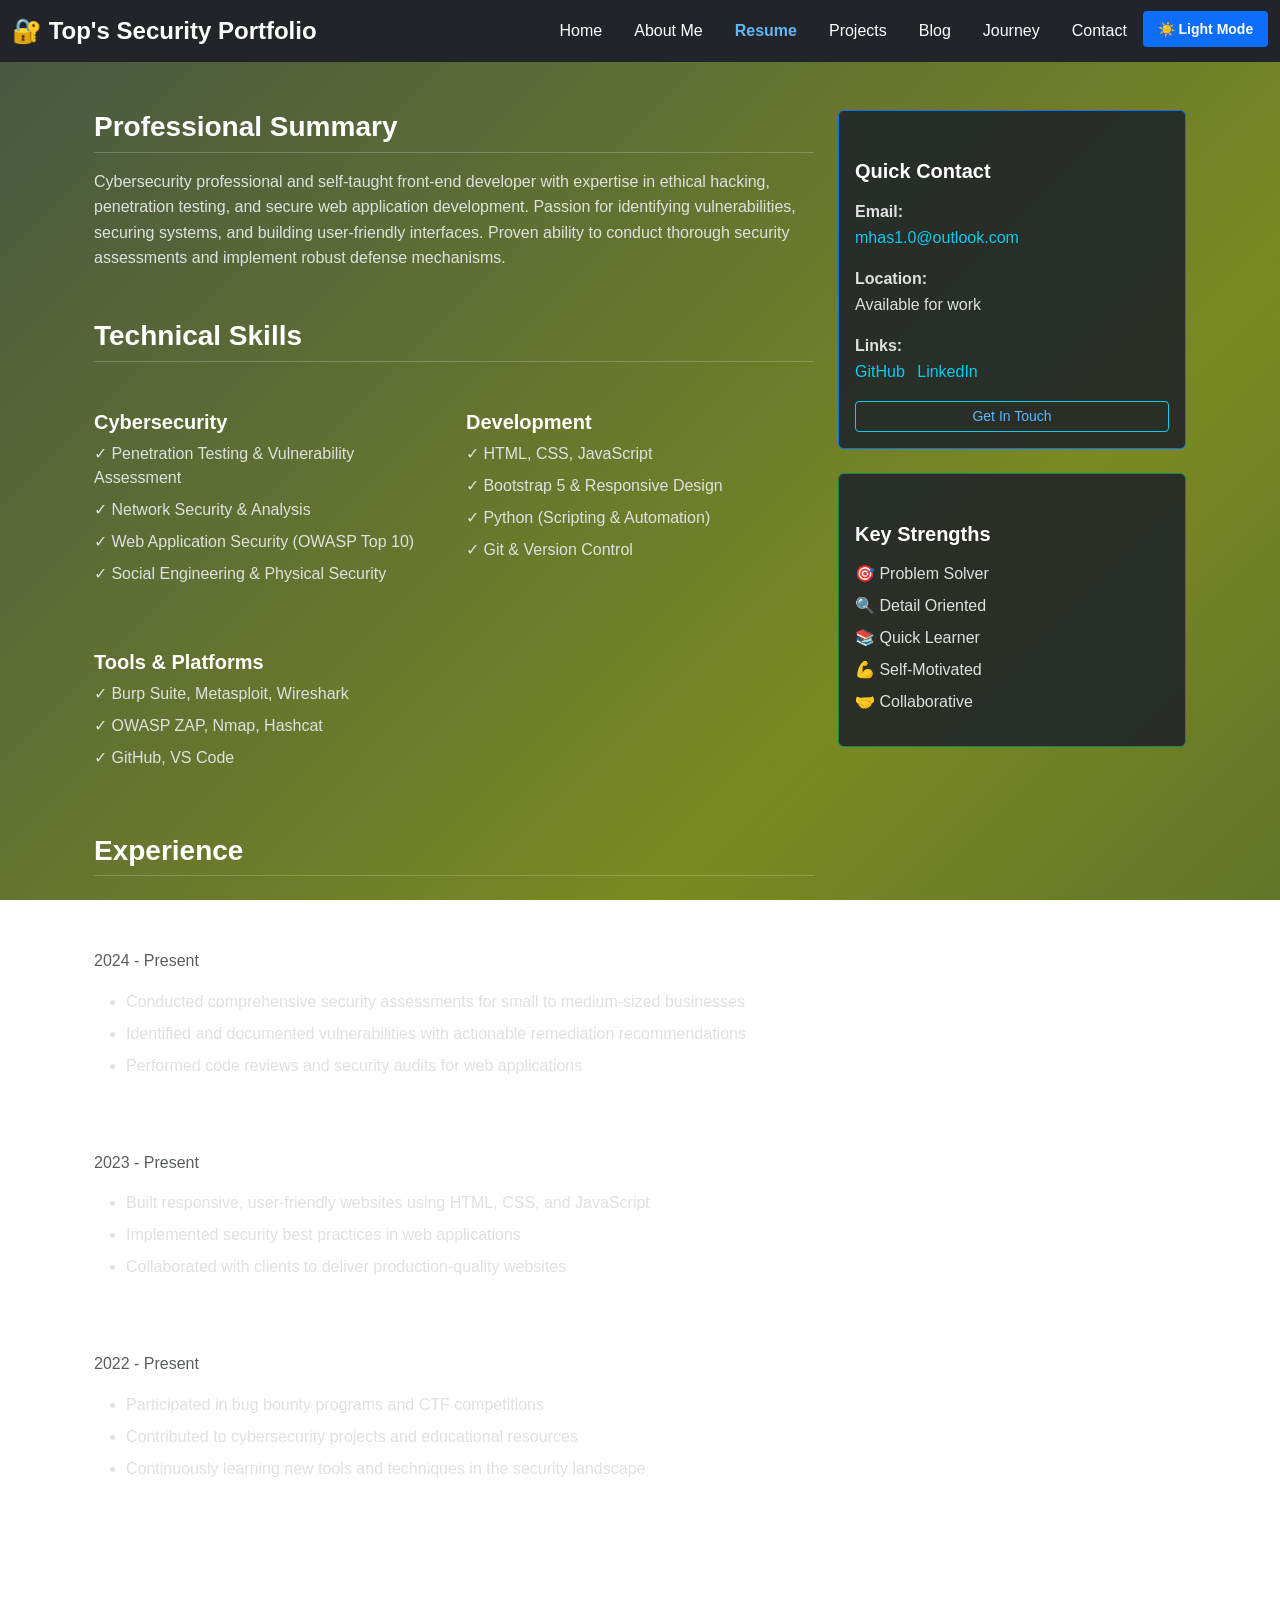
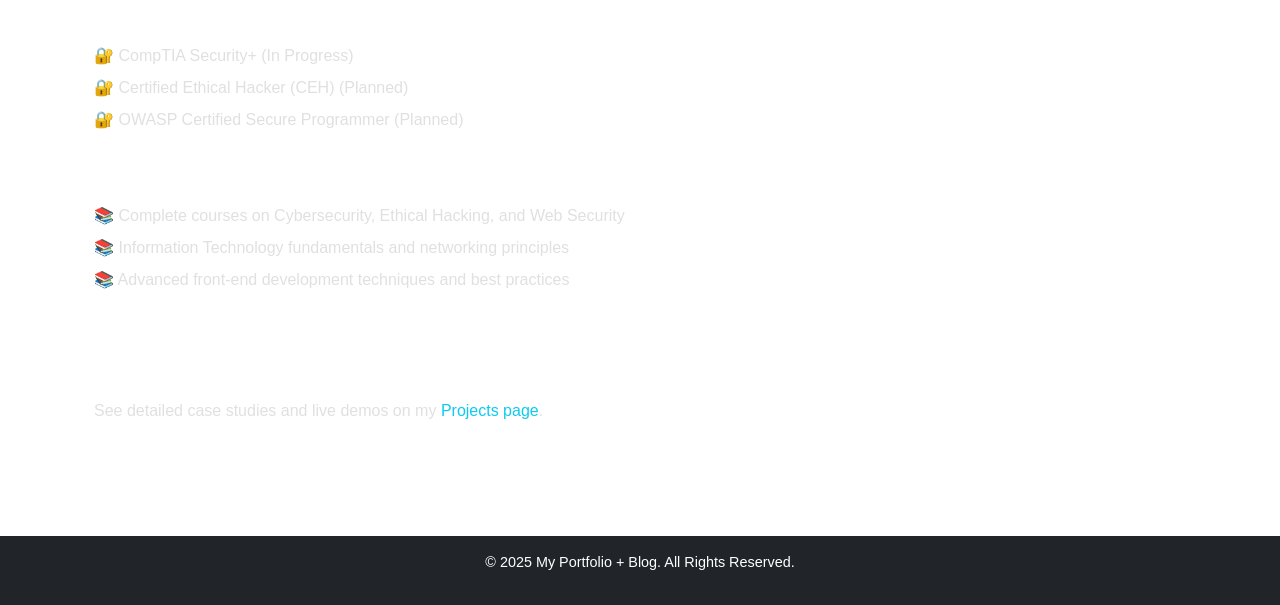
<file: resume.html>
<!DOCTYPE html>
<html lang="en">
<head>
  <meta charset="UTF-8" />
  <meta name="viewport" content="width=device-width, initial-scale=1.0" />
  <title>Resume</title>
  <link href="https://cdn.jsdelivr.net/npm/bootstrap@5.3.0/dist/css/bootstrap.min.css" rel="stylesheet">
  <link rel="stylesheet" href="style.css">
</head>
<body>

<main>
  <!-- NAVBAR -->
  <nav class="navbar navbar-expand-lg navbar-dark bg-dark">
    <div class="container-fluid">
      <a class="navbar-brand" href="index.html">🔐 Top's Security Portfolio</a>
      <button class="navbar-toggler" type="button" data-bs-toggle="collapse" data-bs-target="#navbarNav">
        <span class="navbar-toggler-icon"></span>
      </button>
      <div class="collapse navbar-collapse" id="navbarNav">
        <ul class="navbar-nav ms-auto">
          <li class="nav-item"><a class="nav-link" href="index.html">Home</a></li>
          <li class="nav-item"><a class="nav-link" href="about.html">About Me</a></li>
          <li class="nav-item"><a class="nav-link active" href="resume.html">Resume</a></li>
          <li class="nav-item"><a class="nav-link" href="projects.html">Projects</a></li>
          <li class="nav-item"><a class="nav-link" href="blog.html">Blog</a></li>
          <li class="nav-item"><a class="nav-link" href="journey.html">Journey</a></li>
          <li class="nav-item"><a class="nav-link" href="contact.html">Contact</a></li>
          <li class="nav-item"><button class="btn btn-sm theme-toggle ms-2" id="themeToggle">☀️ Light Mode</button></li>
        </ul>
      </div>
    </div>
  </nav>

  <!-- Resume Content -->
  <div class="container my-5">
    <div class="row">
      <div class="col-lg-8">
        <!-- Professional Summary -->
        <section class="mb-5">
          <h2 class="border-bottom pb-2 mb-3">Professional Summary</h2>
          <p>
            Cybersecurity professional and self-taught front-end developer with expertise in ethical hacking,
            penetration testing, and secure web application development. Passion for identifying vulnerabilities,
            securing systems, and building user-friendly interfaces. Proven ability to conduct thorough security assessments
            and implement robust defense mechanisms.
          </p>
        </section>

        <!-- Skills Section -->
        <section class="mb-5">
          <h2 class="border-bottom pb-2 mb-3">Technical Skills</h2>
          <div class="row">
            <div class="col-md-6">
              <h5 class="mb-2">Cybersecurity</h5>
              <ul class="list-unstyled">
                <li>✓ Penetration Testing & Vulnerability Assessment</li>
                <li>✓ Network Security & Analysis</li>
                <li>✓ Web Application Security (OWASP Top 10)</li>
                <li>✓ Social Engineering & Physical Security</li>
              </ul>
            </div>
            <div class="col-md-6">
              <h5 class="mb-2">Development</h5>
              <ul class="list-unstyled">
                <li>✓ HTML, CSS, JavaScript</li>
                <li>✓ Bootstrap 5 & Responsive Design</li>
                <li>✓ Python (Scripting & Automation)</li>
                <li>✓ Git & Version Control</li>
              </ul>
            </div>
          </div>
          <div class="row mt-3">
            <div class="col-md-6">
              <h5 class="mb-2">Tools & Platforms</h5>
              <ul class="list-unstyled">
                <li>✓ Burp Suite, Metasploit, Wireshark</li>
                <li>✓ OWASP ZAP, Nmap, Hashcat</li>
                <li>✓ GitHub, VS Code</li>
              </ul>
            </div>
          </div>
        </section>

        <!-- Experience Section -->
        <section class="mb-5">
          <h2 class="border-bottom pb-2 mb-3">Experience</h2>

          <div class="mb-4">
            <h5>Freelance Penetration Tester & Security Consultant</h5>
            <p class="text-muted">2024 - Present</p>
            <ul>
              <li>Conducted comprehensive security assessments for small to medium-sized businesses</li>
              <li>Identified and documented vulnerabilities with actionable remediation recommendations</li>
              <li>Performed code reviews and security audits for web applications</li>
            </ul>
          </div>

          <div class="mb-4">
            <h5>Front-End Developer (Self-Employed)</h5>
            <p class="text-muted">2023 - Present</p>
            <ul>
              <li>Built responsive, user-friendly websites using HTML, CSS, and JavaScript</li>
              <li>Implemented security best practices in web applications</li>
              <li>Collaborated with clients to deliver production-quality websites</li>
            </ul>
          </div>

          <div>
            <h5>Security Enthusiast & Open Source Contributor</h5>
            <p class="text-muted">2022 - Present</p>
            <ul>
              <li>Participated in bug bounty programs and CTF competitions</li>
              <li>Contributed to cybersecurity projects and educational resources</li>
              <li>Continuously learning new tools and techniques in the security landscape</li>
            </ul>
          </div>
        </section>

        <!-- Education Section -->
        <section class="mb-5">
          <h2 class="border-bottom pb-2 mb-3">Education & Certifications</h2>

          <div class="mb-3">
            <h5>Certifications in Progress</h5>
            <ul class="list-unstyled">
              <li>🔐 CompTIA Security+ (In Progress)</li>
              <li>🔐 Certified Ethical Hacker (CEH) (Planned)</li>
              <li>🔐 OWASP Certified Secure Programmer (Planned)</li>
            </ul>
          </div>

          <div>
            <h5>Self-Directed Learning</h5>
            <ul class="list-unstyled">
              <li>📚 Complete courses on Cybersecurity, Ethical Hacking, and Web Security</li>
              <li>📚 Information Technology fundamentals and networking principles</li>
              <li>📚 Advanced front-end development techniques and best practices</li>
            </ul>
          </div>
        </section>

        <!-- Projects Highlight -->
        <section>
          <h2 class="border-bottom pb-2 mb-3">Featured Projects</h2>
          <p class="mb-3">See detailed case studies and live demos on my <a href="projects.html" class="text-info">Projects page</a>.</p>
        </section>
      </div>

      <!-- Sidebar -->
      <div class="col-lg-4">
        <div class="card bg-dark border-info mb-4">
          <div class="card-body">
            <h5 class="card-title text-info mb-3">Quick Contact</h5>
            <p class="card-text">
              <strong>Email:</strong><br>
              <a href="mailto:mhas1.0@outlook.com" class="text-info">mhas1.0@outlook.com</a>
            </p>
            <p class="card-text">
              <strong>Location:</strong><br>
              <span>Available for work</span>
            </p>
            <p class="card-text">
              <strong>Links:</strong><br>
              <a href="https://github.com/Lazeez01" class="text-info me-2">GitHub</a>
              <a href="https://www.linkedin.com/in/abdulazeez-umar-5279522bb/" class="text-info">LinkedIn</a>
            </p>
            <a href="contact.html" class="btn btn-sm btn-outline-info w-100">Get In Touch</a>
          </div>
        </div>

        <div class="card bg-dark border-success">
          <div class="card-body">
            <h5 class="card-title text-success mb-3">Key Strengths</h5>
            <ul class="list-unstyled">
              <li class="mb-2">🎯 Problem Solver</li>
              <li class="mb-2">🔍 Detail Oriented</li>
              <li class="mb-2">📚 Quick Learner</li>
              <li class="mb-2">💪 Self-Motivated</li>
              <li class="mb-2">🤝 Collaborative</li>
            </ul>
          </div>
        </div>
      </div>
    </div>
  </div>

</main>

  <!-- FOOTER -->
  <footer class="bg-dark text-white text-center py-3 mt-5">
    <p>&copy; 2025 My Portfolio + Blog. All Rights Reserved.</p>
  </footer>

  <script src="https://cdn.jsdelivr.net/npm/bootstrap@5.3.0/dist/js/bootstrap.bundle.min.js"></script>
  <script src="js/timeline.js"></script>
</body>
</html>
</file>
<file: style.css>
/* ===================================== */
/*              GLOBAL STYLES           */
/* ===================================== */

html, body {
    height: 100%;
    margin: 0;
    padding: 0;
    width: 100%;
}

body {
    min-height: 100vh;
    display: flex;
    flex-direction: column;
    font-family: 'Segoe UI', Tahoma, Geneva, Verdana, sans-serif;
    color: black;
    background: linear-gradient(-45deg, #64046f, #102645, #7a8a22, #1a295d);
    background-size: 400% 400%;
    background-position: 0% 50%;
    background-attachment: fixed;
    animation: gradientBG 15s ease infinite;
    overflow-x: hidden;
}

main {
    flex: 1 0 auto;
    width: 100%;
}

.container {
    width: 100%;
    padding-left: 1.5rem;
    padding-right: 1.5rem;
    margin-left: auto;
    margin-right: auto;
}


@keyframes gradientBG {
  0% {background-position: 0% 50%;}
  50% {background-position: 100% 50%;}
  100% {background-position: 0% 50%;}
}

h1, h2, h3, h4, h5, h6 {
  font-weight: 600;
}

a {
  text-decoration: none;
  transition: 0.3s ease;
}

.button {
  transition: 0.3s ease;
}

/* ===================================== */
/*              NAVBAR                   */
/* ===================================== */

.navbar-brand {
  font-weight: bold;
  font-size: 1.5rem;
}

.navbar-dark .navbar-nav .nav-link {
  color: #fff;
  margin-left: 1rem;
}

.navbar-dark .navbar-nav .nav-link:hover {
  color: #0d6efd;
}

.navbar-dark .navbar-nav .nav-link.active {
  color: #64b5f6;
  font-weight: 600;
}

/* Navbar toggler styling */
.navbar-toggler {
  border: 2px solid #0d6efd !important;
  padding: 0.4rem 0.6rem;
  transition: all 0.3s ease;
}

.navbar-toggler:hover {
  background-color: rgba(13, 110, 253, 0.1);
  border-color: #0b5ed7 !important;
}

.navbar-toggler:focus {
  box-shadow: 0 0 0 0.25rem rgba(13, 110, 253, 0.25) !important;
  border-color: #0d6efd !important;
}

.navbar-toggler-icon {
  background-image: url("data:image/svg+xml,%3csvg xmlns='http://www.w3.org/2000/svg' viewBox='0 0 30 30'%3e%3cpath stroke='%230d6efd' stroke-linecap='round' stroke-miterlimit='10' stroke-width='2.5' d='M4 7h22M4 15h22M4 23h22'/%3e%3c/svg%3e") !important;
}

/* Light mode navbar toggler */
:root[data-theme="light"] .navbar {
  background-color: #f8f9fa !important;
  border-bottom: 1px solid #dee2e6;
}

:root[data-theme="light"] .navbar-toggler {
  border: 2px solid #0056b3 !important;
  background-color: #e3f2fd;
}

:root[data-theme="light"] .navbar-toggler:hover {
  background-color: #bbdefb;
  border-color: #003d82 !important;
}

:root[data-theme="light"] .navbar-toggler:focus {
  box-shadow: 0 0 0 0.25rem rgba(0, 86, 179, 0.25) !important;
  border-color: #0056b3 !important;
}

:root[data-theme="light"] .navbar-toggler-icon {
  background-image: url("data:image/svg+xml,%3csvg xmlns='http://www.w3.org/2000/svg' viewBox='0 0 30 30'%3e%3cpath stroke='%230056b3' stroke-linecap='round' stroke-miterlimit='10' stroke-width='2.5' d='M4 7h22M4 15h22M4 23h22'/%3e%3c/svg%3e") !important;
}

:root[data-theme="light"] .navbar {
  background-color: #f8f9fa !important;
  border-bottom: 1px solid #dee2e6;
}

:root[data-theme="light"] .navbar-brand {
  color: #0056b3 !important;
  font-weight: 700;
}

:root[data-theme="light"] .nav-link {
  color: #333333 !important;
}

:root[data-theme="light"] .nav-link:hover {
  color: #0056b3 !important;
}

:root[data-theme="light"] .nav-link.active {
  color: #0056b3 !important;
  font-weight: 600;
}

/* ===================================== */
/*              HOME PAGE                */
/* ===================================== */



.home-section {
  display: flex;
  flex-direction: column;
  align-items: center;
  justify-content: center;
  gap: 2rem;
  padding: 3rem 0;
}

.home-image {
  flex: 1 1 300px;
}

.profile-img {
  max-width: 100%;
  border-radius: 10px;
  box-shadow: 0 4px 12px rgba(0, 0, 0, 0.2);
}

.home-image img,
.profile-img {
  max-width: 220px;
  width: 100%;
  height: auto;
  border-radius: 12px;
  box-shadow: 0 4px 16px rgba(0,0,0,0.12);
  margin: 0 auto;
  display: block;
}

.home-text {
  flex: 2;
  text-align: center;
}

.home-text h1 {
  font-size: 2.5rem;
  margin-bottom: 0.5rem;
  color: #ffffff;
}

.home-text p.lead {
  font-size: 1.25rem;
  margin-bottom: 1rem;
  color: #e0e0e0;
}

.home-text p {
  color: #e0e0e0;
}

/* ===================================== */
/*              FOOTER                   */
/* ===================================== */

footer {
  background-color: #212529;
  color: #ffffff;
  text-align: center;
  padding: 1rem 0;
  margin-top: 3rem;
  font-size: 0.9rem;
}

/* ===================================== */
/*         FORM STYLES                   */
/* ===================================== */

.form-control {
  border: 1px solid #ddd;
  border-radius: 0.375rem;
  padding: 0.75rem 0.75rem;
  min-height: 44px;
  font-size: 16px;
}

.form-control:focus {
  border-color: #0d6efd;
  box-shadow: 0 0 0 0.2rem rgba(13, 110, 253, 0.25);
}

.form-label {
  font-weight: 500;
  margin-bottom: 0.5rem;
  color: #ffffff;
  display: block;
}

.form-check {
  padding: 0.5rem 0;
}

.form-check-input {
  width: 1.25em;
  height: 1.25em;
  margin-top: 0.3em;
  cursor: pointer;
}

.form-check-input:checked {
  background-color: #0d6efd;
  border-color: #0d6efd;
}

.form-check-label {
  color: #e0e0e0;
  cursor: pointer;
  margin-left: 0.5rem;
}

/* Form validation styles */
.form-control.is-invalid {
  border-color: #dc3545;
  background-image: url("data:image/svg+xml,%3csvg xmlns='http://www.w3.org/2000/svg' viewBox='12 12 24 24'%3e%3ccircle cx='24' cy='24' r='11' fill='none' stroke='%23dc3545' stroke-width='2'/%3e%3cpath fill='%23dc3545' d='M24 16v8M20 24h8'/%3e%3c/svg%3e");
  background-repeat: no-repeat;
  background-position: right calc(0.375em + 0.1875rem) center;
  background-size: calc(0.75em + 0.375rem) calc(0.75em + 0.375rem);
  padding-right: calc(1.5em + 0.75rem);
}

.form-control.is-invalid:focus {
  border-color: #dc3545;
  box-shadow: 0 0 0 0.2rem rgba(220, 53, 69, 0.25);
}

/* Success/Error alerts */
.alert {
  border-radius: 0.5rem;
  animation: slideDown 0.3s ease-out;
}

@keyframes slideDown {
  from {
    opacity: 0;
    transform: translateY(-20px);
  }
  to {
    opacity: 1;
    transform: translateY(0);
  }
}

.alert-success {
  background-color: rgba(25, 135, 84, 0.15);
  border: 1px solid rgba(25, 135, 84, 0.3);
  color: #90ee90;
}

.alert-danger {
  background-color: rgba(220, 53, 69, 0.15);
  border: 1px solid rgba(220, 53, 69, 0.3);
  color: #ff7f7f;
}

.alert-success strong {
  color: #90ee90;
}

.alert-danger strong {
  color: #ff7f7f;
}

.btn-close {
  filter: brightness(0) invert(1);
}

/* Light mode form styling */
:root[data-theme="light"] .form-label {
  color: #333333;
}

:root[data-theme="light"] .form-check-label {
  color: #333333;
}

:root[data-theme="light"] .alert-success {
  background-color: #d4edda;
  border: 1px solid #c3e6cb;
  color: #155724;
}

:root[data-theme="light"] .alert-success strong {
  color: #155724;
}

:root[data-theme="light"] .alert-danger {
  background-color: #f8d7da;
  border: 1px solid #f5c6cb;
  color: #721c24;
}

:root[data-theme="light"] .alert-danger strong {
  color: #721c24;
}

:root[data-theme="light"] small {
  color: #666666;
}

.d-flex {
  display: flex;
}

.gap-2 {
  gap: 0.5rem;
}

/* ===================================== */
/*         CONTENT STYLING               */
/* ===================================== */

.container {
  color: #ffffff;
}

.container p {
  color: #e0e0e0;
  line-height: 1.6;
}

.container h1, .container h2 {
  color: #ffffff;
}

.container h5 {
  color: #ffffff;
  margin-top: 2rem;
  margin-bottom: 1rem;
}

.container ul {
  color: #e0e0e0;
}

.container a {
  color: #64b5f6;
  text-decoration: none;
  transition: color 0.3s ease;
}

.container a:hover {
  color: #90caf9;
  text-decoration: underline;
}

/* ===================================== */
/*         PROJECT CARDS                 */
/* ===================================== */

.project-card {
  background-color: rgba(33, 37, 41, 0.8);
  border: 1px solid rgba(255, 255, 255, 0.1);
  transition: all 0.3s ease;
  position: relative;
  overflow: hidden;
}

.project-card:hover {
  transform: translateY(-8px);
  border-color: #0d6efd;
  box-shadow: 0 10px 30px rgba(13, 110, 253, 0.2);
}

.project-card.featured {
  border-color: #0d6efd;
  box-shadow: 0 0 20px rgba(13, 110, 253, 0.15);
}

.project-card .card-badge {
  position: absolute;
  top: 10px;
  right: 10px;
  background: linear-gradient(135deg, #ffd700, #ffed4e);
  color: #000;
  padding: 0.4rem 0.8rem;
  border-radius: 20px;
  font-size: 0.8rem;
  font-weight: 600;
  z-index: 10;
}

.project-card .card-title {
  color: #ffffff;
  font-weight: 600;
}

.project-card .card-text {
  color: #e0e0e0;
}

.tech-tags {
  display: flex;
  flex-wrap: wrap;
  gap: 0.5rem;
  margin: 1rem 0;
}

.tech-tag {
  background-color: rgba(13, 110, 253, 0.2);
  color: #64b5f6;
  padding: 0.3rem 0.7rem;
  border-radius: 20px;
  font-size: 0.75rem;
  border: 1px solid rgba(13, 110, 253, 0.3);
  transition: all 0.3s ease;
}

.tech-tag:hover {
  background-color: rgba(13, 110, 253, 0.4);
  border-color: #64b5f6;
}

/* ===================================== */
/*         BLOG STYLING                  */
/* ===================================== */

.blog-card {
  background-color: rgba(33, 37, 41, 0.8);
  border: 1px solid rgba(255, 255, 255, 0.1);
  transition: all 0.3s ease;
}

.blog-card:hover {
  transform: translateY(-5px);
  border-color: #0d6efd;
  box-shadow: 0 8px 20px rgba(13, 110, 253, 0.3);
}

.blog-card .card-title {
  color: #ffffff;
  font-weight: 600;
}

.blog-card .card-text {
  color: #e0e0e0;
}

.blog-card .badge {
  font-size: 0.75rem;
  font-weight: 600;
  text-transform: uppercase;
  letter-spacing: 0.5px;
}

.blog-card .card-footer {
  background-color: rgba(0, 0, 0, 0.2);
  border-top: 1px solid rgba(255, 255, 255, 0.1);
}

/* ===================================== */
/*         RESUME STYLING                */
/* ===================================== */

.resume-section {
  color: #ffffff;
}

.card.bg-dark {
  border: 1px solid rgba(255, 255, 255, 0.1) !important;
  background-color: rgba(33, 37, 41, 0.9) !important;
}

.card.bg-dark .card-title {
  color: #ffffff !important;
}

.card.bg-dark .card-text,
.card.bg-dark ul li {
  color: #e0e0e0 !important;
}

.card.border-info {
  border-color: #0d6efd !important;
}

.card.border-success {
  border-color: #198754 !important;
}

/* Light mode card styling */
:root[data-theme="light"] .card.bg-dark {
  background-color: #f8f9fa !important;
  border: 1px solid #dee2e6 !important;
}

:root[data-theme="light"] .card.bg-dark .card-title {
  color: #0056b3 !important;
  font-weight: 700;
}

:root[data-theme="light"] .card.bg-dark .card-text,
:root[data-theme="light"] .card.bg-dark ul li {
  color: #333333 !important;
}

:root[data-theme="light"] .card.border-info {
  border-color: #90caf9 !important;
}

:root[data-theme="light"] .card.border-success {
  border-color: #90ee90 !important;
}

.border-bottom {
  border-bottom-color: rgba(255, 255, 255, 0.2) !important;
}

:root[data-theme="light"] .border-bottom {
  border-bottom-color: #dee2e6 !important;
}

section h2 {
  color: #ffffff;
  font-size: 1.75rem;
}

section h5 {
  color: #ffffff;
  font-weight: 600;
}

section ul li {
  color: #e0e0e0;
  margin-bottom: 0.5rem;
}

/* ===================================== */
/*         THEME SYSTEM                  */
/* ===================================== */

:root[data-theme="light"] {
  --bg-primary: #ffffff;
  --bg-secondary: #f8f9fa;
  --text-primary: #000000;
  --text-secondary: #4a4a4a;
  --text-light: #6c757d;
  --border-color: #dee2e6;
  --card-bg: #ffffff;
  --timeline-color: #0d6efd;
}

:root[data-theme="dark"] {
  --bg-primary: #1a1a1a;
  --bg-secondary: #2a2a2a;
  --text-primary: #ffffff;
  --text-secondary: #e0e0e0;
  --text-light: #a0a0a0;
  --border-color: rgba(255, 255, 255, 0.1);
  --card-bg: rgba(33, 37, 41, 0.8);
  --timeline-color: #0d6efd;
}

/* Light mode overrides */
:root[data-theme="light"] body {
  background: linear-gradient(-45deg, #f8f9fa, #ffffff, #f0f0f0, #f5f5f5) !important;
  color: #1a1a1a;
}

/* Resume page light mode - comprehensive overrides */
:root[data-theme="light"] .container,
:root[data-theme="light"] .container p,
:root[data-theme="light"] .container h1,
:root[data-theme="light"] .container h2,
:root[data-theme="light"] .container h5,
:root[data-theme="light"] .container h6,
:root[data-theme="light"] .container a,
:root[data-theme="light"] section p,
:root[data-theme="light"] section h2,
:root[data-theme="light"] section h5,
:root[data-theme="light"] section h6,
:root[data-theme="light"] .navbar-dark {
  color: #1a1a1a !important;
}

/* Resume main content text */
:root[data-theme="light"] section {
  color: #333333;
}

:root[data-theme="light"] section h2 {
  color: #0056b3 !important;
  font-weight: 700;
  border-bottom-color: #90caf9 !important;
}

:root[data-theme="light"] section h5,
:root[data-theme="light"] section h6 {
  color: #1a1a1a !important;
  font-weight: 600;
}

:root[data-theme="light"] section p {
  color: #333333 !important;
  line-height: 1.6;
}

:root[data-theme="light"] section ul {
  color: #333333;
}

:root[data-theme="light"] section ul li {
  color: #333333;
  margin-bottom: 0.4rem;
}

/* Text muted styling in light mode */
:root[data-theme="light"] .text-muted {
  color: #666666 !important;
  font-weight: 500;
}

/* Links in light mode */
:root[data-theme="light"] a,
:root[data-theme="light"] .text-info {
  color: #0056b3 !important;
}

:root[data-theme="light"] a:hover,
:root[data-theme="light"] .text-info:hover {
  color: #003d82 !important;
}

/* Skills section light mode */
:root[data-theme="light"] .skills-section {
  background: rgba(248, 249, 250, 0.5);
  border-color: #dee2e6 !important;
}

:root[data-theme="light"] .skills-section h5 {
  color: #1a1a1a !important;
  font-weight: 700;
}

:root[data-theme="light"] .skill-label {
  color: #333333 !important;
  font-weight: 600;
}

:root[data-theme="light"] .skill-progress {
  background-color: #e0e0e0 !important;
}

:root[data-theme="light"] .skill-fill {
  background: linear-gradient(90deg, #0056b3, #0d6efd) !important;
}

:root[data-theme="light"] .blog-card {
  background-color: var(--card-bg) !important;
  border: 1px solid var(--border-color) !important;
}

:root[data-theme="light"] .card.bg-dark {
  background-color: var(--card-bg) !important;
  border-color: var(--border-color) !important;
}

:root[data-theme="light"] .navbar-dark .navbar-nav .nav-link:hover {
  color: #0d6efd !important;
}

/* ===================================== */
/*         STATS & ANIMATIONS            */
/* ===================================== */

.stats-section {
  border-top: 1px solid rgba(255, 255, 255, 0.1);
  border-bottom: 1px solid rgba(255, 255, 255, 0.1);
  padding: 3rem 0;
}

.stat-card {
  background: rgba(13, 110, 253, 0.1);
  border: 1px solid rgba(13, 110, 253, 0.3);
  border-radius: 12px;
  padding: 2rem;
  transition: all 0.3s ease;
}

.stat-card:hover {
  transform: translateY(-8px);
  background: rgba(13, 110, 253, 0.2);
  border-color: rgba(13, 110, 253, 0.6);
  box-shadow: 0 10px 30px rgba(13, 110, 253, 0.2);
}

.stat-number {
  font-size: 2.5rem;
  font-weight: 700;
  color: #64b5f6;
  margin-bottom: 0.5rem;
}

.stat-card p {
  color: #b0bec5;
  font-size: 0.95rem;
}

/* ===================================== */
/*         SKILL BARS                    */
/* ===================================== */

.skills-section {
  border-top: 1px solid rgba(255, 255, 255, 0.1);
  border-bottom: 1px solid rgba(255, 255, 255, 0.1);
  padding: 3rem 0;
}

.skill-bar {
  margin-bottom: 1.5rem;
}

.skill-label {
  display: flex;
  justify-content: space-between;
  margin-bottom: 0.5rem;
  color: #e0e0e0;
  font-size: 0.9rem;
}

.skill-progress {
  height: 8px;
  background-color: rgba(255, 255, 255, 0.1);
  border-radius: 10px;
  overflow: hidden;
}

.skill-fill {
  height: 100%;
  background: linear-gradient(90deg, #0d6efd, #0dcaf0);
  border-radius: 10px;
  animation: slideIn 1.5s ease-out;
}

@keyframes slideIn {
  from {
    width: 0 !important;
  }
}

/* Tools grid */
.tools-grid {
  display: grid;
  grid-template-columns: repeat(auto-fit, minmax(140px, 1fr));
  gap: 1rem;
}

.tool-badge {
  background: linear-gradient(135deg, rgba(13, 110, 253, 0.15), rgba(13, 110, 253, 0.05));
  border: 1px solid rgba(13, 110, 253, 0.3);
  color: #64b5f6;
  padding: 0.6rem 1rem;
  border-radius: 25px;
  font-size: 0.85rem;
  font-weight: 500;
  text-align: center;
  transition: all 0.3s ease;
  display: inline-block;
}

.tool-badge:hover {
  background: linear-gradient(135deg, rgba(13, 110, 253, 0.3), rgba(13, 110, 253, 0.15));
  border-color: #0d6efd;
  transform: translateY(-3px);
  box-shadow: 0 5px 15px rgba(13, 110, 253, 0.2);
}

:root[data-theme="light"] .tool-badge {
  background: linear-gradient(135deg, #e3f2fd, #f5f5f5);
  border-color: #90caf9;
  color: #0056b3;
}

:root[data-theme="light"] .tool-badge:hover {
  background: linear-gradient(135deg, #bbdefb, #e3f2fd);
  border-color: #0d6efd;
}

/* Skills list styling */
.skills-list {
  background: rgba(13, 110, 253, 0.08);
  border-left: 4px solid #0d6efd;
  padding: 1.5rem;
  border-radius: 8px;
  margin-top: 1rem;
}

.skills-list h6 {
  color: #64b5f6;
  font-weight: 700;
  margin-top: 1.2rem;
  margin-bottom: 0.8rem;
}

.skills-list h6:first-child {
  margin-top: 0;
}

.skills-list ul {
  color: #e0e0e0;
  margin-left: 1.5rem;
}

.skills-list ul li {
  margin-bottom: 0.5rem;
  line-height: 1.5;
}

:root[data-theme="light"] .skills-list {
  background: #e3f2fd;
  border-left-color: #0056b3;
}

:root[data-theme="light"] .skills-list h6 {
  color: #0056b3;
}

:root[data-theme="light"] .skills-list ul {
  color: #333333;
}

/* ===================================== */
/*         FEATURED PROJECTS             */
/* ===================================== */

.featured-section {
  border-top: 1px solid rgba(255, 255, 255, 0.1);
  padding: 3rem 0;
}

.featured-card {
  background: rgba(13, 110, 253, 0.08);
  border: 1px solid rgba(13, 110, 253, 0.2);
  border-radius: 12px;
  padding: 2rem;
  text-align: center;
  transition: all 0.3s ease;
  height: 100%;
}

.featured-card:hover {
  transform: translateY(-10px);
  border-color: rgba(13, 110, 253, 0.5);
  box-shadow: 0 12px 35px rgba(13, 110, 253, 0.2);
}

.featured-icon {
  font-size: 3rem;
  margin-bottom: 1rem;
  display: block;
}

.featured-card h5 {
  color: #ffffff;
  margin-bottom: 1rem;
  font-weight: 600;
}

.featured-card p {
  color: #b0bec5;
  margin-bottom: 1.5rem;
  line-height: 1.6;
}

/* ===================================== */
/*         TIMELINE STYLES               */
/* ===================================== */

.timeline {
  position: relative;
  padding: 2rem 0;
}

.timeline-item {
  display: flex;
  margin-bottom: 3rem;
  opacity: 1;
  animation: fadeInTimeline 0.8s ease-out forwards;
}

@keyframes fadeInTimeline {
  from {
    opacity: 0;
    transform: translateX(-20px);
  }
  to {
    opacity: 1;
    transform: translateX(0);
  }
}

.timeline-marker {
  flex-shrink: 0;
  width: 80px;
  display: flex;
  align-items: center;
  justify-content: center;
  position: relative;
  z-index: 2;
}

.timeline-icon {
  width: 60px;
  height: 60px;
  background: rgba(13, 110, 253, 0.2);
  border: 2px solid #0d6efd;
  border-radius: 50%;
  display: flex;
  align-items: center;
  justify-content: center;
  font-size: 1.8rem;
  transition: all 0.3s ease;
}

.timeline-item:hover .timeline-icon {
  background: rgba(13, 110, 253, 0.4);
  transform: scale(1.1);
  box-shadow: 0 0 20px rgba(13, 110, 253, 0.3);
}

.timeline-item.active .timeline-icon {
  background: #0d6efd;
  color: #ffffff;
  border-color: #0d6efd;
}

.timeline-content {
  flex: 1;
  background: rgba(33, 37, 41, 0.8);
  border: 1px solid rgba(255, 255, 255, 0.1);
  border-radius: 10px;
  padding: 2rem;
  transition: all 0.3s ease;
}

:root[data-theme="light"] .timeline-content {
  background: #ffffff;
  border: 1px solid #dee2e6;
}

:root[data-theme="light"] .timeline-content h3,
:root[data-theme="light"] .timeline-header h3 {
  color: #1a1a1a !important;
}

:root[data-theme="light"] .timeline-date {
  color: #0056b3;
}

:root[data-theme="light"] .timeline-details {
  border-top-color: #dee2e6;
  color: #333333;
}

:root[data-theme="light"] .timeline-details p,
:root[data-theme="light"] .timeline-details h5,
:root[data-theme="light"] .timeline-details ul li {
  color: #333333;
}

.timeline-item:hover .timeline-content {
  border-color: #0d6efd;
  box-shadow: 0 8px 25px rgba(13, 110, 253, 0.2);
}

.timeline-header h3 {
  color: #ffffff;
  margin-bottom: 0.5rem;
  font-size: 1.4rem;
}

.timeline-date {
  color: #90caf9;
  font-size: 0.95rem;
  font-weight: 500;
}

.timeline-details {
  border-top: 1px solid rgba(255, 255, 255, 0.1);
  padding-top: 1.5rem;
  margin-top: 1.5rem;
  visibility: visible;
  opacity: 1;
  max-height: 2000px;
  overflow: visible;
  transition: all 0.3s ease;
}

.toggle-details {
  margin-top: 1rem;
  margin-bottom: 0;
}

/* Skill badges in timeline */
.skill-badges {
  display: flex;
  flex-wrap: wrap;
  gap: 0.5rem;
  margin-top: 1rem;
}

.skill-badges .badge {
  font-size: 0.75rem;
  padding: 0.4rem 0.8rem;
}

/* Statistics boxes on journey page */
.stat-box {
  background: rgba(13, 110, 253, 0.1);
  border: 1px solid rgba(13, 110, 253, 0.3);
  border-radius: 12px;
  padding: 2rem;
  transition: all 0.3s ease;
}

.stat-box:hover {
  background: rgba(13, 110, 253, 0.2);
  border-color: #0d6efd;
  transform: translateY(-5px);
}

.stat-box h2 {
  color: #64b5f6;
  font-size: 3rem;
  margin-bottom: 0.5rem;
}

.stat-label {
  color: #b0bec5;
  font-size: 0.95rem;
}

:root[data-theme="light"] .stat-box {
  background: linear-gradient(135deg, #e3f2fd, #f5f5f5);
  border-color: #90caf9;
}

:root[data-theme="light"] .stat-box:hover {
  background: linear-gradient(135deg, #bbdefb, #e3f2fd);
  border-color: #0d6efd;
}

:root[data-theme="light"] .stat-box h2 {
  color: #0056b3;
}

:root[data-theme="light"] .stat-label {
  color: #333333;
}

/* Light mode journey page specific */
:root[data-theme="light"] .timeline {
  color: #333333;
}

:root[data-theme="light"] .timeline-header h3 {
  color: #0056b3 !important;
}

:root[data-theme="light"] .timeline-details h5,
:root[data-theme="light"] .timeline-details p,
:root[data-theme="light"] .timeline-details ul li {
  color: #333333 !important;
}

:root[data-theme="light"] .skill-badges .badge {
  background-color: #0056b3 !important;
}

/* ===================================== */
/*         THEME TOGGLE BUTTON           */
/* ===================================== */

.theme-toggle {
  background-color: #0d6efd !important;
  color: #ffffff !important;
  border: 2px solid #0d6efd !important;
  font-weight: 600;
  white-space: nowrap;
  transition: all 0.3s ease;
  padding: 0.35rem 0.8rem !important;
}

.theme-toggle:hover {
  background-color: #0b5ed7 !important;
  border-color: #0b5ed7 !important;
  transform: scale(1.08);
  box-shadow: 0 4px 12px rgba(13, 110, 253, 0.4);
}

.theme-toggle:active,
.theme-toggle:focus {
  background-color: #0a58ca !important;
  border-color: #0a58ca !important;
  box-shadow: 0 0 0 0.25rem rgba(13, 110, 253, 0.5);
}

/* Light mode theme toggle */
:root[data-theme="light"] .theme-toggle {
  background-color: #0056b3 !important;
  border: 2px solid #0056b3 !important;
  color: #ffffff !important;
}

:root[data-theme="light"] .theme-toggle:hover {
  background-color: #003d82 !important;
  border-color: #003d82 !important;
  box-shadow: 0 4px 12px rgba(0, 86, 179, 0.4);
}

:root[data-theme="light"] .theme-toggle:active,
:root[data-theme="light"] .theme-toggle:focus {
  background-color: #003070 !important;
  border-color: #003070 !important;
  box-shadow: 0 0 0 0.25rem rgba(0, 86, 179, 0.5);
}

#themeToggle {
  transition: all 0.3s ease;
}

/* ===================================== */
/*         RESUME PAGE LIGHT MODE        */
/* ===================================== */

:root[data-theme="light"] .resume-section {
  color: #1a1a1a;
}

:root[data-theme="light"] .info-item {
  border-bottom-color: #e0e0e0 !important;
}

:root[data-theme="light"] .info-label {
  color: #333333 !important;
}

:root[data-theme="light"] .info-value {
  color: #0056b3 !important;
  font-weight: 600;
}

:root[data-theme="light"] .case-info-box,
:root[data-theme="light"] .case-skills-box {
  background: #f8f9fa !important;
  border: 1px solid #dee2e6 !important;
}

:root[data-theme="light"] .case-info-box h5,
:root[data-theme="light"] .case-skills-box h5 {
  color: #0056b3 !important;
  border-bottom-color: #90caf9 !important;
}

:root[data-theme="light"] .case-skills-box ul li {
  color: #333333 !important;
}

/* ===================================== */
/*         CASE STUDY STYLES             */
/* ===================================== */

.case-study-hero {
  background: linear-gradient(135deg, rgba(13, 110, 253, 0.2), rgba(13, 110, 253, 0.1));
  border-bottom: 1px solid rgba(13, 110, 253, 0.3);
  padding: 4rem 0;
  margin-bottom: 3rem;
}

.case-study-hero h1 {
  color: #ffffff;
  font-size: 2.8rem;
  font-weight: 700;
}

.case-study-hero .lead {
  color: #b0bec5;
  font-size: 1.2rem;
}

.case-section {
  margin-bottom: 3rem;
  padding-bottom: 2rem;
  border-bottom: 1px solid rgba(255, 255, 255, 0.1);
}

.case-section:last-child {
  border-bottom: none;
}

.section-title {
  color: #ffffff;
  font-size: 2rem;
  font-weight: 700;
  margin-bottom: 1.5rem;
  border-left: 4px solid #0d6efd;
  padding-left: 1rem;
}

.feature-list {
  display: flex;
  flex-direction: column;
  gap: 1.5rem;
}

.feature-item {
  display: flex;
  gap: 1rem;
  background: rgba(13, 110, 253, 0.05);
  padding: 1.5rem;
  border-radius: 10px;
  border-left: 3px solid #0d6efd;
  transition: all 0.3s ease;
}

.feature-item:hover {
  background: rgba(13, 110, 253, 0.1);
  transform: translateX(5px);
}

.feature-icon {
  font-size: 2rem;
  flex-shrink: 0;
}

.feature-item h6 {
  color: #ffffff;
  margin-bottom: 0.5rem;
}

.feature-item p {
  color: #b0bec5;
  margin: 0;
  font-size: 0.95rem;
}

.tech-stack {
  display: flex;
  flex-wrap: wrap;
  gap: 0.7rem;
  margin-top: 1rem;
}

.tech-stack .badge {
  padding: 0.5rem 1rem;
  font-size: 0.85rem;
}

.result-metrics {
  display: grid;
  grid-template-columns: repeat(auto-fit, minmax(150px, 1fr));
  gap: 1.5rem;
  margin: 2rem 0;
}

.metric {
  background: rgba(13, 110, 253, 0.1);
  border: 1px solid rgba(13, 110, 253, 0.3);
  border-radius: 10px;
  padding: 2rem 1rem;
  text-align: center;
  transition: all 0.3s ease;
}

.metric:hover {
  background: rgba(13, 110, 253, 0.15);
  transform: translateY(-5px);
  border-color: #0d6efd;
}

.metric h4 {
  color: #64b5f6;
  font-size: 2.5rem;
  font-weight: 700;
  margin-bottom: 0.5rem;
}

.metric p {
  color: #b0bec5;
  font-size: 0.9rem;
  margin: 0;
}

.case-sidebar {
  position: sticky;
  top: 2rem;
}

.case-info-box,
.case-skills-box {
  background: rgba(33, 37, 41, 0.8);
  border: 1px solid rgba(255, 255, 255, 0.1);
  border-radius: 10px;
  padding: 2rem;
}

.case-info-box h5,
.case-skills-box h5 {
  color: #ffffff;
  font-weight: 700;
  margin-bottom: 1.5rem;
  border-bottom: 2px solid rgba(13, 110, 253, 0.3);
  padding-bottom: 1rem;
}

.info-item {
  display: flex;
  justify-content: space-between;
  align-items: center;
  padding: 0.8rem 0;
  border-bottom: 1px solid rgba(255, 255, 255, 0.05);
}

.info-label {
  color: #b0bec5;
  font-weight: 500;
}

.info-value {
  color: #ffffff;
  font-weight: 600;
}

.case-skills-box ul li {
  color: #b0bec5;
  padding: 0.5rem 0;
  transition: all 0.3s ease;
}

.case-skills-box ul li:hover {
  color: #64b5f6;
  padding-left: 0.5rem;
}

/* ===================================== */
/*  LIGHT MODE TYPOGRAPHY & HIERARCHY   */
/* ===================================== */

/* Ensure consistent heading hierarchy in light mode */
:root[data-theme="light"] h1,
:root[data-theme="light"] h2,
:root[data-theme="light"] h3,
:root[data-theme="light"] h4,
:root[data-theme="light"] h5,
:root[data-theme="light"] h6 {
  color: #0056b3 !important;
  font-weight: 700;
}

:root[data-theme="light"] h1 {
  color: #003d82 !important;
  font-size: 2.5rem;
}

:root[data-theme="light"] h2 {
  color: #0056b3 !important;
  font-size: 2rem;
  border-bottom-color: #90caf9 !important;
  padding-bottom: 0.5rem;
}

:root[data-theme="light"] h3 {
  color: #0056b3 !important;
  font-size: 1.5rem;
}

:root[data-theme="light"] h5 {
  color: #1a1a1a !important;
  font-weight: 600;
}

:root[data-theme="light"] h6 {
  color: #333333 !important;
  font-weight: 600;
}

/* Ensure proper text contrast */
:root[data-theme="light"] {
  --text-primary: #1a1a1a;
  --text-secondary: #333333;
  --text-light: #555555;
}

/* Strong/bold text in light mode */
:root[data-theme="light"] strong,
:root[data-theme="light"] b {
  color: #003d82 !important;
  font-weight: 700;
}

/* Ensure list items are readable */
:root[data-theme="light"] ul,
:root[data-theme="light"] ol {
  color: #333333;
}

:root[data-theme="light"] li {
  color: #333333 !important;
}

/* Resume page background clarity */
:root[data-theme="light"] main {
  background: linear-gradient(-45deg, #f8f9fa, #ffffff, #f0f0f0, #f5f5f5) !important;
}

:root[data-theme="light"] .row {
  color: #333333;
}

:root[data-theme="light"] section {
  color: #333333 !important;
}

:root[data-theme="light"] section p {
  color: #333333 !important;
}

/* Ensure checkmarks and special characters are visible */
:root[data-theme="light"] ul li::marker {
  color: #0056b3;
}

/* Featured badges clarity */
:root[data-theme="light"] .badge {
  background-color: #0056b3 !important;
  color: #ffffff !important;
}

/* Ensure all text blocks are readable */
:root[data-theme="light"] .lead {
  color: #333333 !important;
}

:root[data-theme="light"] small,
:root[data-theme="light"] .text-small {
  color: #555555 !important;
}

/* ===================================== */
/*       RESPONSIVE DESIGN (MOBILE-FIRST) */
/* ===================================== */

/* Extra small devices (< 576px) */
@media (max-width: 575px) {
  /* Typography */
  h1 {
    font-size: 1.75rem !important;
  }

  h2 {
    font-size: 1.4rem !important;
  }

  h3 {
    font-size: 1.2rem !important;
  }

  h5, h6 {
    font-size: 1rem !important;
  }

  p {
    font-size: 0.95rem !important;
    line-height: 1.6;
  }

  /* Navbar improvements */
  .navbar-brand {
    font-size: 1.1rem !important;
  }

  .navbar-collapse {
    padding-top: 1rem;
  }

  .navbar-nav {
    text-align: center;
    gap: 0.5rem;
  }

  .nav-link {
    padding: 0.5rem 0 !important;
  }

  .theme-toggle {
    width: 100% !important;
    margin-top: 0.5rem !important;
    margin-left: 0 !important;
  }

  /* Home section */
  .home-section {
    flex-direction: column;
    text-align: center;
    padding: 1rem 0 !important;
    gap: 1.5rem;
  }

  .home-image {
    flex: 1 1 100%;
  }

  .home-image img {
    max-width: 150px !important;
  }

  .home-text {
    flex: 1 1 100%;
  }

  .home-text h1 {
    font-size: 1.75rem !important;
    margin-bottom: 0.5rem;
  }

  .home-text p.lead {
    font-size: 0.95rem !important;
  }

  .home-text a {
    display: block !important;
    width: 100%;
    margin: 0.5rem 0 !important;
  }

  /* Stats section */
  .stats-section {
    padding: 2rem 0 !important;
  }

  .stat-card {
    padding: 1.5rem !important;
    margin-bottom: 1rem;
  }

  .stat-number {
    font-size: 2rem !important;
  }

  .stat-card p {
    font-size: 0.85rem !important;
  }

  /* Skills section */
  .skills-section {
    padding: 2rem 0 !important;
  }

  .skill-bar {
    margin-bottom: 1.2rem;
  }

  .skill-label {
    font-size: 0.85rem !important;
  }

  /* Tools grid */
  .tools-grid {
    grid-template-columns: repeat(auto-fit, minmax(100px, 1fr)) !important;
    gap: 0.7rem !important;
  }

  .tool-badge {
    padding: 0.4rem 0.6rem !important;
    font-size: 0.75rem !important;
  }

  /* Featured section */
  .featured-section {
    padding: 2rem 0 !important;
  }

  .featured-card {
    padding: 1.5rem !important;
    margin-bottom: 1rem;
  }

  .featured-icon {
    font-size: 2.5rem !important;
  }

  /* Timeline */
  .timeline {
    padding: 1rem 0 !important;
  }

  .timeline-item {
    flex-direction: column;
    align-items: flex-start;
    margin-bottom: 2rem;
  }

  .timeline-marker {
    width: 60px !important;
    height: 60px;
    margin-bottom: 1rem;
    justify-content: center;
    align-items: center;
  }

  .timeline-icon {
    width: 50px !important;
    height: 50px !important;
    font-size: 1.5rem !important;
  }

  .timeline-content {
    width: 100%;
    padding: 1.5rem !important;
  }

  .timeline-header h3 {
    font-size: 1.1rem !important;
  }

  .timeline-date {
    font-size: 0.85rem !important;
  }

  .toggle-details {
    padding: 0.4rem 0.8rem !important;
    font-size: 0.85rem !important;
  }

  .timeline-details {
    font-size: 0.9rem !important;
  }

  .timeline-details h5 {
    font-size: 0.95rem !important;
    margin-top: 1rem !important;
  }

  .timeline-details ul li {
    font-size: 0.9rem !important;
    margin-bottom: 0.3rem;
  }

  .skill-badges {
    gap: 0.5rem !important;
  }

  .skill-badges .badge {
    font-size: 0.7rem !important;
    padding: 0.3rem 0.6rem !important;
  }

  /* Contact form */
  .form-control {
    padding: 0.5rem 0.6rem !important;
    font-size: 0.95rem !important;
  }

  .form-label {
    font-size: 0.9rem !important;
    margin-bottom: 0.3rem !important;
  }

  /* Blog cards */
  .blog-card {
    padding: 1.2rem !important;
  }

  .blog-card .card-title {
    font-size: 1rem !important;
  }

  .blog-card .card-text {
    font-size: 0.9rem !important;
  }

  /* Buttons - Mobile Touch Optimization */
  .btn {
    padding: 0.75rem 1.5rem !important;
    font-size: 0.9rem !important;
    width: 100% !important;
    min-height: 48px !important;
    display: inline-flex !important;
    align-items: center !important;
    justify-content: center !important;
    border-radius: 0.375rem !important;
  }

  .btn-sm {
    padding: 0.5rem 1rem !important;
    font-size: 0.8rem !important;
    min-height: 40px !important;
    width: 100% !important;
  }

  a.btn {
    text-decoration: none;
  }

  /* Container padding */
  .container {
    padding-left: 1rem !important;
    padding-right: 1rem !important;
  }

  /* Spacing */
  main {
    padding-top: 1rem !important;
    padding-bottom: 1rem !important;
  }

  section {
    margin-bottom: 2rem !important;
  }

  /* Case study */
  .case-study-hero {
    padding: 2rem 0 !important;
  }

  .case-study-hero h1 {
    font-size: 1.5rem !important;
  }

  .case-section {
    margin-bottom: 2rem !important;
    padding-bottom: 1.5rem !important;
  }

  .section-title {
    font-size: 1.3rem !important;
    border-left-width: 3px;
  }

  .feature-item {
    padding: 1rem !important;
    gap: 0.8rem;
  }

  .feature-icon {
    font-size: 1.5rem !important;
  }

  .result-metrics {
    gap: 1rem !important;
  }

  .metric {
    padding: 1.5rem 0.8rem !important;
  }

  .metric h4 {
    font-size: 2rem !important;
  }

  .metric p {
    font-size: 0.8rem !important;
  }

  /* Sidebar */
  .case-sidebar {
    position: static !important;
    top: auto !important;
    margin-top: 2rem !important;
  }

  .case-info-box,
  .case-skills-box {
    padding: 1.2rem !important;
  }

  /* Resume */
  .row {
    gap: 1rem;
  }

  .col-lg-8,
  .col-lg-4 {
    flex: 0 0 100% !important;
    max-width: 100% !important;
  }

  /* Footer */
  footer {
    padding: 1.5rem 0 !important;
    font-size: 0.85rem !important;
  }
}

/* Small devices (576px - 768px) */
@media (min-width: 576px) and (max-width: 768px) {
  .home-text h1 {
    font-size: 2rem;
  }

  .home-text p.lead {
    font-size: 1rem;
  }

  .home-section {
    flex-direction: column;
    text-align: center;
  }

  .timeline-item {
    flex-direction: column;
    align-items: flex-start;
  }

  .timeline-marker {
    width: 70px;
    margin-bottom: 1rem;
    justify-content: center;
  }

  .timeline-icon {
    width: 55px;
    height: 55px;
    font-size: 1.6rem;
  }

  .stat-card {
    margin-bottom: 1.5rem;
  }

  .tools-grid {
    grid-template-columns: repeat(auto-fit, minmax(120px, 1fr));
  }

  .featured-card {
    margin-bottom: 1.5rem;
  }

  .case-sidebar {
    position: static;
    margin-top: 2rem;
  }
}

/* Medium devices (769px - 992px) */
@media (min-width: 769px) and (max-width: 992px) {
  .home-text h1 {
    font-size: 2.2rem;
  }

  .tools-grid {
    grid-template-columns: repeat(auto-fit, minmax(130px, 1fr));
  }

  .timeline-item {
    margin-bottom: 2.5rem;
  }

  .timeline-icon {
    width: 55px;
    height: 55px;
  }

  .stat-card {
    margin-bottom: 1.5rem;
  }
}

/* Large devices (993px and up) */
@media (min-width: 993px) {
  .timeline-item {
    margin-bottom: 3rem;
  }

  .timeline-icon {
    width: 60px;
    height: 60px;
    font-size: 1.8rem;
  }

  .stat-card {
    margin-bottom: 1rem;
  }

  .tools-grid {
    grid-template-columns: repeat(auto-fit, minmax(140px, 1fr));
  }
}

/* Print styles */
@media print {
  .navbar,
  footer,
  .theme-toggle {
    display: none !important;
  }

  body {
    background: white !important;
    color: black !important;
  }

  section {
    page-break-inside: avoid;
  }
}
</file>
